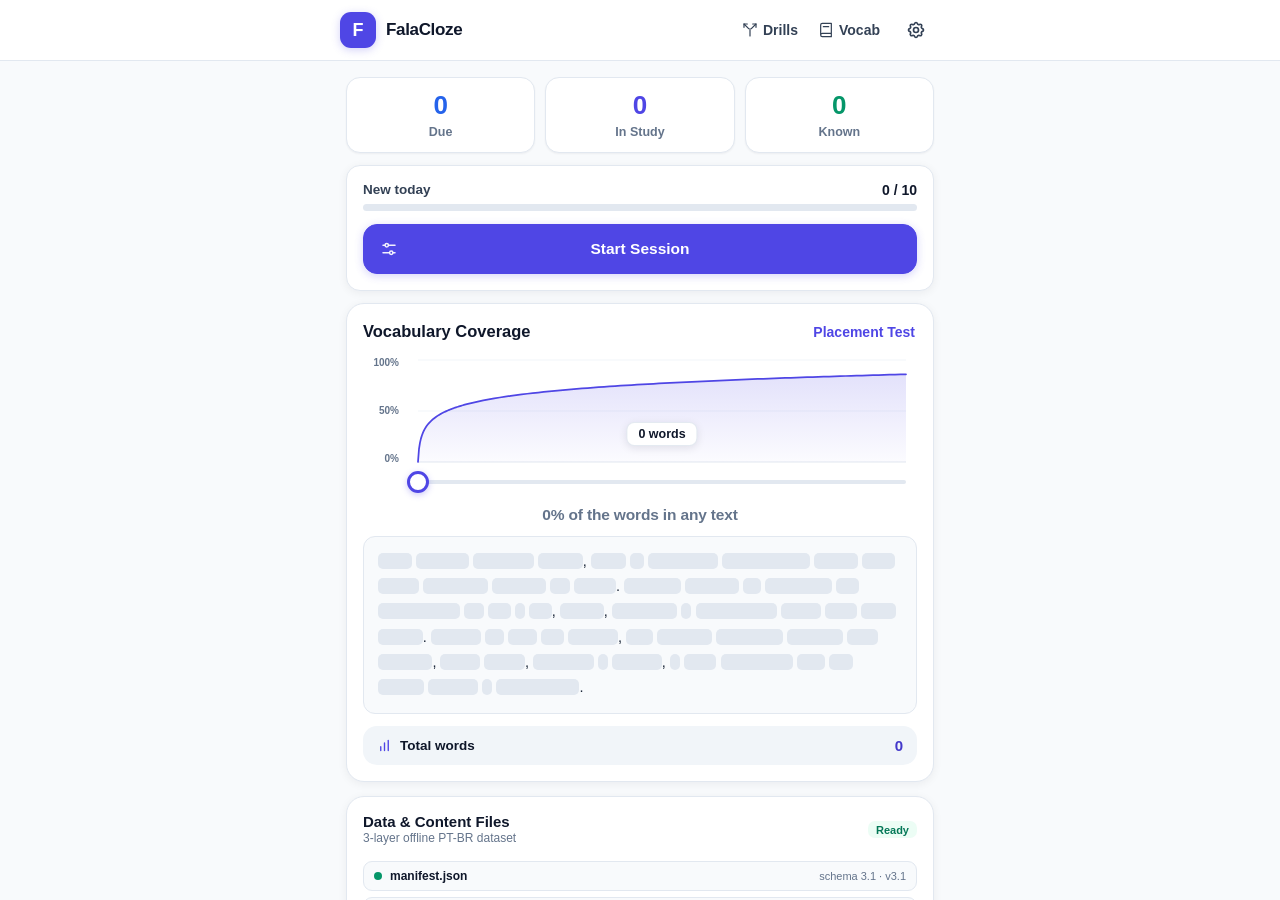
<file: index.html>
<!DOCTYPE html>
<html lang="en">
<head>
  <meta charset="UTF-8" />
  <meta name="viewport" content="width=device-width, initial-scale=1" />
  <meta http-equiv="refresh" content="0; url=./app/falacloze-v2.5.html" />
  <title>FalaCloze - Loading…</title>
  <script>location.replace('./app/falacloze-v2.5.html' + (location.search || '') + (location.hash || ''));</script>
</head>
<body>
  <p>Opening <a href="./app/falacloze-v2.5.html">FalaCloze</a>…</p>
</body>
</html>
</file>
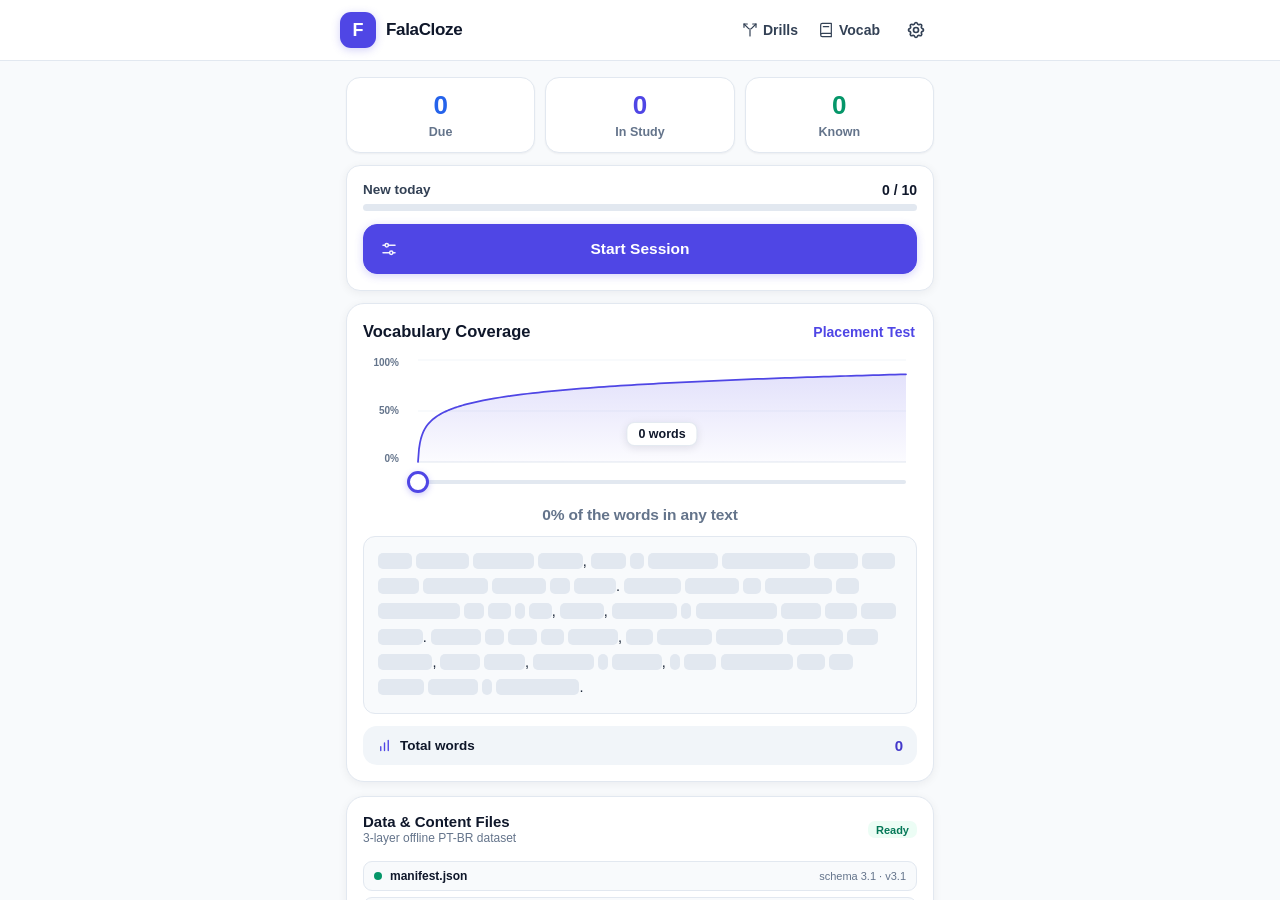
<file: app/falacloze-v2.5.html>
<!DOCTYPE html>
<html lang="en">
<head>
  <meta charset="UTF-8" />
  <!-- Single native Android keyboard viewport strategy: interactive-widget=resizes-content (no manual visualViewport hacks) -->
  <meta name="viewport" content="width=device-width, initial-scale=1, maximum-scale=1, viewport-fit=cover, interactive-widget=resizes-content" />
  <meta name="theme-color" content="#F8FAFC" />
  <meta name="apple-mobile-web-app-capable" content="yes" />
  <meta name="mobile-web-app-capable" content="yes" />
  <link rel="manifest" href="../manifest.webmanifest" />
  <title>FalaCloze v2.5 - Spoken PT-BR SRS</title>
  <link rel="stylesheet" href="./css/theme.css?v=09dd503b" />
  <link rel="stylesheet" href="./css/views.css?v=09dd503b" />
</head>
<body>
  <div id="app-shell">

    <!-- ==================== VIEW 1: HOME ==================== -->
    <section id="view-home" class="view">
      <header class="top-bar">
        <div class="brand">
          <div class="brand-logo">F</div>
          <div style="min-width:0;">
            <div class="brand-title">FalaCloze</div>
          </div>
        </div>
        <div class="bar-actions">
          <button id="btn-home-nav-drills" type="button" class="home-nav-link">
            <svg width="16" height="16" viewBox="0 0 24 24" fill="none" stroke="currentColor" stroke-width="1.8" stroke-linecap="round" stroke-linejoin="round" aria-hidden="true">
              <path d="M16 3h5v5" />
              <path d="M8 3H3v5" />
              <path d="M21 3l-7 7" />
              <path d="M3 3l7 7" />
              <path d="M12 10v11" />
            </svg>
            <span>Drills</span>
          </button>
          <button id="btn-home-nav-vocab" type="button" class="home-nav-link">
            <svg width="16" height="16" viewBox="0 0 24 24" fill="none" stroke="currentColor" stroke-width="1.8" stroke-linecap="round" stroke-linejoin="round" aria-hidden="true">
              <path d="M4 19.5v-15A2.5 2.5 0 0 1 6.5 2H20v20H6.5a2.5 2.5 0 0 1 0-5H20"/>
              <path d="M8 7h8"/>
            </svg>
            <span>Vocab</span>
          </button>
          <button id="btn-home-nav-settings" type="button" class="btn btn-ghost btn-tap48" aria-label="Settings" title="Settings">
            <svg width="20" height="20" fill="none" stroke="currentColor" stroke-width="2" viewBox="0 0 24 24">
              <path stroke-linecap="round" stroke-linejoin="round" d="M10.325 4.317c.426-1.756 2.924-1.756 3.35 0a1.724 1.724 0 002.573 1.066c1.543-.94 3.31.826 2.37 2.37a1.724 1.724 0 001.065 2.572c1.756.426 1.756 2.924 0 3.35a1.724 1.724 0 00-1.066 2.573c.94 1.543-.826 3.31-2.37 2.37a1.724 1.724 0 00-2.572 1.065c-.426 1.756-2.924 1.756-3.35 0a1.724 1.724 0 00-2.573-1.066c-1.543.94-3.31-.826-2.37-2.37a1.724 1.724 0 00-1.065-2.572c-1.756-.426-1.756-2.924 0-3.35a1.724 1.724 0 001.066-2.573c-.94-1.543.826-3.31 2.37-2.37.996.608 2.296.07 2.572-1.065z" />
              <circle cx="12" cy="12" r="3" />
            </svg>
          </button>
        </div>
      </header>

      <main class="scroll-pane">
        <div class="stack">

          <div id="home-checking-pill" class="hidden" style="text-align:center;">
            <span class="inline-check-pill">Checking hosted content packs...</span>
          </div>

          <!-- Paused Session Resume Card -->
          <div id="home-resume-card" class="card hidden stack" style="border-color: var(--primary-border); background: var(--primary-soft);">
            <div class="row-between">
              <div>
                <div style="font-size:15px; font-weight:700; color:var(--primary-dark);">Paused Session</div>
                <div id="home-resume-sub" class="muted-xs" style="color:#3730A3;">Continue where you left off.</div>
              </div>
              <button id="btn-discard-session" type="button" class="btn btn-neutral btn-sm">Discard</button>
            </div>
            <button id="btn-resume-session" type="button" class="btn btn-primary btn-lg">Resume Session</button>
          </div>

          <!-- Active Dashboard -->
          <div id="home-dashboard" class="stack hidden">
            <div class="stats-grid">
              <button id="home-cnt-due" type="button" class="stat-card">
                <div id="val-due" class="stat-num" style="color:var(--primary-blue);">0</div>
                <div class="stat-label">Due</div>
              </button>
              <button id="home-cnt-learning" type="button" class="stat-card stat-learning">
                <div id="val-learning" class="stat-num">0</div>
                <div class="stat-label">In Study</div>
              </button>
              <button id="home-cnt-mastered" type="button" class="stat-card stat-mastered">
                <div id="val-mastered" class="stat-num">0</div>
                <div class="stat-label">Known</div>
              </button>
            </div>

            <div class="card stack home-start-card">
              <div id="home-daily-goal-wrap" class="stack" style="gap:6px;">
                <div class="row-between">
                  <span id="home-due-line" style="font-size:13.5px; font-weight:600; color:var(--ink-soft);">New today</span>
                  <span id="home-daily-goal-rem" style="font-size:14px; font-weight:700; color:var(--ink);">0 / 10</span>
                </div>
                <div id="home-daily-goal-bar" class="daily-goal-track" role="progressbar" aria-valuemin="0" aria-valuemax="100" aria-valuenow="0">
                  <div id="home-daily-goal-fill" class="daily-goal-fill" style="width:0%;"></div>
                </div>
              </div>

              <div class="start-btn-wrap">
                <button id="btn-start-study" type="button" class="btn btn-primary btn-lg home-start-btn">
                  <span id="btn-start-label">Start Session</span>
                </button>
                <button id="btn-session-options" type="button" class="start-options-btn" aria-label="Session options" title="Session options">
                  <svg width="18" height="18" viewBox="0 0 24 24" fill="none" stroke="currentColor" stroke-width="2" stroke-linecap="round" stroke-linejoin="round" aria-hidden="true">
                    <line x1="4" y1="7" x2="20" y2="7" />
                    <circle cx="9" cy="7" r="2.2" fill="var(--primary)" />
                    <line x1="4" y1="17" x2="20" y2="17" />
                    <circle cx="15" cy="17" r="2.2" fill="var(--primary)" />
                  </svg>
                </button>
              </div>

            </div>

            <div id="home-drill-rec" class="home-drill-strip hidden">
              <div class="home-drill-left">
                <div class="home-drill-eyebrow">RECOMMENDED</div>
                <div id="home-drill-rec-text" class="home-drill-pair"></div>
              </div>
              <div class="home-drill-actions">
                <button id="btn-home-drill-rec-go" type="button" class="home-drill-go">Practice</button>
                <button id="btn-home-drill-rec-dismiss" type="button" class="home-drill-dismiss" aria-label="Dismiss recommendation">&times;</button>
              </div>
            </div>

            <!-- Interactive Vocabulary Coverage Curve Card -->
            <div id="home-coverage-card" class="card stack" style="gap:12px;">
              <div style="display:flex; justify-content:space-between; align-items:center; gap:8px;">
                <div style="font-size:16.5px; font-weight:700; color:var(--ink);">Vocabulary Coverage</div>
                <div style="display:inline-flex; align-items:center; gap:12px;">
                  <button id="btn-check-known" type="button" class="home-text-link hidden">Check Known (20)</button>
                  <button id="btn-open-placement" type="button" class="home-text-link">Placement Test</button>
                </div>
              </div>

              <div class="coverage-grid">
                <div class="cov-yaxis" aria-hidden="true">
                  <span>100%</span>
                  <span>50%</span>
                  <span>0%</span>
                </div>
                <div class="coverage-svg-wrap">
                  <svg id="home-coverage-svg" viewBox="0 0 300 110" preserveAspectRatio="none" style="width:100%; height:110px; display:block; overflow:visible;" aria-label="Zipfian vocabulary coverage curve">
                    <defs>
                      <linearGradient id="cov-full-grad" x1="0" y1="0" x2="0" y2="1">
                        <stop offset="0%" stop-color="#4F46E5" stop-opacity="0.16" />
                        <stop offset="100%" stop-color="#4F46E5" stop-opacity="0.02" />
                      </linearGradient>
                      <linearGradient id="cov-active-grad" x1="0" y1="0" x2="0" y2="1">
                        <stop offset="0%" stop-color="#4F46E5" stop-opacity="0.36" />
                        <stop offset="100%" stop-color="#4F46E5" stop-opacity="0.22" />
                      </linearGradient>
                      <clipPath id="cov-active-clip">
                        <rect id="cov-clip-rect" x="0" y="0" width="0" height="110" />
                      </clipPath>
                    </defs>
                    <line x1="0" y1="4" x2="300" y2="4" stroke="#F1F5F9" stroke-width="1" />
                    <line x1="0" y1="55" x2="300" y2="55" stroke="#F1F5F9" stroke-width="1" />
                    <line x1="0" y1="106" x2="300" y2="106" stroke="#E2E8F0" stroke-width="1" />
                    <path id="cov-area-full" d="" fill="url(#cov-full-grad)" />
                    <path id="cov-area-active" d="" fill="url(#cov-active-grad)" clip-path="url(#cov-active-clip)" />
                    <path id="cov-stroke-path" d="" fill="none" stroke="#4F46E5" stroke-width="1.75" stroke-linecap="round" stroke-linejoin="round" vector-effect="non-scaling-stroke" />
                  </svg>
                  <div id="coverage-words-pill" class="cov-words-pill">0 words</div>
                </div>
                <div aria-hidden="true"></div>
                <div class="coverage-slider-wrap">
                  <div class="coverage-track-line" aria-hidden="true"></div>
                  <input id="coverage-slider" class="cov-slider" type="range" min="0" max="100" step="1" value="0" aria-label="Explore vocabulary coverage from 0 to 5,000 words" />
                </div>
              </div>

              <div id="coverage-pct-heading" class="cov-heading">0% of the words in any text</div>

              <div id="coverage-preview-text" class="cov-preview-box" lang="pt-BR"></div>

              <button id="btn-coverage-snap-user" type="button" class="cov-anchor-pill">
                <span style="display:inline-flex; align-items:center; gap:8px;">
                  <svg class="icon-svg" width="16" height="16" viewBox="0 0 24 24" fill="none" stroke="#4F46E5" stroke-width="2.2" stroke-linecap="round" stroke-linejoin="round" aria-hidden="true"><line x1="6" y1="20" x2="6" y2="14"/><line x1="12" y1="20" x2="12" y2="8"/><line x1="18" y1="20" x2="18" y2="4"/></svg>
                  <span>Total words</span>
                  <span id="coverage-return-hint" class="muted-xs hidden" style="color:var(--primary); font-weight:600;">· Tap to return to your level</span>
                </span>
                <strong id="coverage-user-count" style="font-size:15px; color:var(--primary-dark);">0</strong>
              </button>
            </div>
          </div>

          <!-- Data & Content Files Checklist Card (Always Visible on Home) -->
          <div id="home-files-card" class="card stack">
            <div class="row-between">
              <div>
                <h2 style="margin:0; font-size:15px; font-weight:700;">Data &amp; Content Files</h2>
                <div id="home-files-sub" class="muted-xs">3-layer offline PT-BR dataset</div>
              </div>
              <span id="home-files-status" class="badge badge-rose">Missing Files</span>
            </div>

            <div id="home-file-checklist" class="file-checklist"></div>

            <div class="row-between" style="gap:8px;">
              <label class="btn btn-primary-soft btn-sm" style="flex:1; cursor:pointer; min-height:40px;">
                Import JSON Files
                <input id="input-import-files" type="file" accept=".json,application/json" multiple class="hidden" />
              </label>
              <label class="btn btn-neutral btn-sm" style="flex:1; cursor:pointer; min-height:40px;">
                Import Folder
                <input id="input-import-folder" type="file" webkitdirectory directory multiple class="hidden" />
              </label>
            </div>
            <button id="btn-reset-content" type="button" class="btn btn-ghost btn-sm" style="color:var(--muted);">Reset Imported Content</button>
          </div>

        </div>
      </main>
    </section>

    <!-- ==================== VIEW 2: STUDY / ROUND 1 / VERB DRILL / CHECK KNOWN ==================== -->
    <section id="view-session" class="view hidden">
      <header class="top-bar study-header">
        <button id="btn-prev-word" type="button" class="btn header-icon-btn" aria-label="Back to Home" title="Back to Home">
          <svg width="20" height="20" fill="none" stroke="currentColor" stroke-width="1.8" stroke-linecap="round" stroke-linejoin="round" viewBox="0 0 24 24" aria-hidden="true">
            <path d="M15 18l-6-6 6-6" />
          </svg>
        </button>

        <div class="study-header-center">
          <span id="session-title" class="study-phase-pill hidden"></span>
          <div class="study-prog-track">
            <div id="session-progress-fill" class="study-prog-fill"></div>
          </div>
          <span id="session-counter" class="study-counter">0/10</span>
        </div>

        <div class="study-header-right">
          <button id="btn-session-sfx" type="button" class="btn header-icon-btn" aria-label="Sound effects on" title="Sound effects">
            <svg width="18" height="18" fill="none" stroke="currentColor" stroke-width="1.8" stroke-linecap="round" stroke-linejoin="round" viewBox="0 0 24 24" aria-hidden="true">
              <path d="M9 18V5l12-2v13" />
              <circle cx="6" cy="18" r="3" />
              <circle cx="18" cy="16" r="3" />
              <line id="sfx-mute-slash" class="hidden" x1="3" y1="3" x2="21" y2="21" />
            </svg>
          </button>
          <button id="btn-session-settings" type="button" class="btn header-icon-btn" aria-label="Settings" title="Settings">
            <svg width="19" height="19" fill="none" stroke="currentColor" stroke-width="1.8" stroke-linecap="round" stroke-linejoin="round" viewBox="0 0 24 24" aria-hidden="true">
              <path d="M10.325 4.317c.426-1.756 2.924-1.756 3.35 0a1.724 1.724 0 002.573 1.066c1.543-.94 3.31.826 2.37 2.37a1.724 1.724 0 001.065 2.572c1.756.426 1.756 2.924 0 3.35a1.724 1.724 0 00-1.066 2.573c.94 1.543-.826 3.31-2.37 2.37a1.724 1.724 0 00-2.572 1.065c-.426 1.756-2.924 1.756-3.35 0a1.724 1.724 0 00-2.573-1.066c-1.543.94-3.31-.826-2.37-2.37a1.724 1.724 0 00-1.065-2.572c-1.756-.426-1.756-2.924 0-3.35a1.724 1.724 0 001.066-2.573c-.94-1.543.826-3.31 2.37-2.37.996.608 2.296.07 2.572-1.065z" />
              <circle cx="12" cy="12" r="3" />
            </svg>
          </button>
          <button id="btn-session-menu" type="button" class="btn header-icon-btn" aria-label="Session Menu" title="Session Menu">
            <svg width="19" height="19" fill="none" stroke="currentColor" stroke-width="1.8" stroke-linecap="round" stroke-linejoin="round" viewBox="0 0 24 24" aria-hidden="true">
              <line x1="4" y1="6" x2="20" y2="6" />
              <line x1="4" y1="12" x2="20" y2="12" />
              <line x1="4" y1="18" x2="20" y2="18" />
            </svg>
          </button>
        </div>
      </header>

      <main class="train-body">
        <!-- 1. PT Cloze -> 2. Frameless EN Subtitle -> 3. Conditional Hint -> 4. Divider + Tags & Already know -->
        <div id="sc-card-box" class="cloze-card">
          <div id="sc-pt-box" class="cloze-sentence"></div>

          <div id="sc-en-row" class="en-translation-box">
            <p id="sc-en" class="en-inline"></p>
          </div>

          <div id="sc-hint" class="hint-row-gloss hidden"></div>

          <div id="sc-meta-row" class="sc-meta-footer">
            <div class="row-wrap" style="flex:1; min-width:0;">
              <span id="sc-pos" class="badge badge-pos-muted">Verb</span>
              <span id="sc-slot" class="badge hidden"></span>
              <span id="sc-gender" class="badge hidden"></span>
              <span id="sc-number" class="badge hidden"></span>
              <span id="sc-heteronym" class="badge badge-amber hidden">Heteronym</span>
              <span id="sc-leech" class="badge badge-rose hidden">Leech</span>
              <span id="sc-ff-badge" class="badge badge-amber hidden"></span>
            </div>
            <div style="display:flex; align-items:center; gap:6px; flex-shrink:0;">
              <button id="btn-report-sentence" type="button" class="btn-report-flag" aria-label="Report sentence" title="Report sentence">
                <svg width="14" height="14" viewBox="0 0 24 24" fill="none" stroke="currentColor" stroke-width="2" stroke-linecap="round" stroke-linejoin="round" aria-hidden="true">
                  <path d="M4 15s1-1 4-1 5 2 8 2 4-1 4-1V3s-1 1-4 1-5-2-8-2-4 1-4 1z" />
                  <line x1="4" y1="22" x2="4" y2="15" />
                </svg>
              </button>
              <button id="btn-known" type="button" class="btn btn-primary-soft btn-xs" style="flex-shrink:0;">Already know</button>
            </div>
          </div>
        </div>

        <!-- 4. Single Unified Feedback Banner -->
        <div class="feedback-region">
          <div id="sc-feedback-banner" class="feedback-banner hidden">
            <div class="fb-main-row">
              <div id="sc-feedback-msg" class="feedback-msg fb-left"></div>
              <div class="feedback-actions fb-actions">
                <button id="btn-override-wrong" type="button" class="btn btn-rose-soft btn-xs hidden">I was wrong</button>
              </div>
            </div>
            <div id="sc-feedback-sub" class="fb-sub hidden"></div>
          </div>
        </div>
      </main>

      <!-- Fixed Bottom Input Dock (Typing Mode) -->
      <div id="study-input-dock" class="bottom-dock">
        <div class="dock-utility">
          <div id="dock-audio-controls" class="row-wrap">
            <button id="btn-replay-audio" type="button" class="btn btn-primary-soft btn-xs"><svg class="icon-svg" viewBox="0 0 24 24" fill="none" stroke="currentColor" stroke-width="2" stroke-linecap="round" stroke-linejoin="round" aria-hidden="true"><polygon points="11 5 6 9 2 9 2 15 6 15 11 19 11 5"/><path d="M15.54 8.46a5 5 0 0 1 0 7.07"/><path d="M19.07 4.93a10 10 0 0 1 0 14.14"/></svg><span>Listen</span></button>
          </div>

        </div>

        <!-- 12-key PT-BR diacritic bar (toggleable via Settings -> Hide diacritics bar) -->
        <div id="diacritic-bar" class="diacritic-bar">
          <button type="button" class="diac-key" data-ch="á">á</button>
          <button type="button" class="diac-key" data-ch="à">à</button>
          <button type="button" class="diac-key" data-ch="â">â</button>
          <button type="button" class="diac-key" data-ch="ã">ã</button>
          <button type="button" class="diac-key" data-ch="é">é</button>
          <button type="button" class="diac-key" data-ch="ê">ê</button>
          <button type="button" class="diac-key" data-ch="í">í</button>
          <button type="button" class="diac-key" data-ch="ó">ó</button>
          <button type="button" class="diac-key" data-ch="ô">ô</button>
          <button type="button" class="diac-key" data-ch="õ">õ</button>
          <button type="button" class="diac-key" data-ch="ú">ú</button>
          <button type="button" class="diac-key" data-ch="ç">ç</button>
        </div>

        <div class="input-row">
          <!-- ONE persistent input element: NEVER disabled, blurred, hidden, or recreated between cards -->
          <input id="answer-input" type="search" name="fc_pt_input_nofill" lang="pt-BR" inputmode="text" class="text-input"
            placeholder="Type missing PT-BR word..."
            autocomplete="off" autocorrect="off" autocapitalize="off" spellcheck="false"
            aria-autocomplete="none" data-lpignore="true" data-1p-ignore="true" data-form-type="other"
            enterkeyhint="done" />
          <button id="btn-hint" type="button" class="hint-bulb-btn" aria-label="Reveal next letter" title="Reveal next letter"><svg class="icon-svg" style="width:17px;height:17px;" viewBox="0 0 24 24" fill="none" stroke="currentColor" stroke-width="2" stroke-linecap="round" stroke-linejoin="round" aria-hidden="true"><path d="M9 18h6"/><path d="M10 22h4"/><path d="M12 2a7 7 0 0 0-4 12.7V17h8v-2.3A7 7 0 0 0 12 2z"/></svg></button>
          <button id="btn-primary-action" type="button" class="btn btn-primary-soft" style="min-width:106px; height:44px;">Don't know</button>
        </div>
      </div>

      <!-- Fixed Bottom Dock (Walk Mode) -->
      <div id="controls-walk" class="bottom-dock hidden">
        <button id="btn-walk-reveal" type="button" class="btn btn-primary btn-lg">Tap to Reveal Answer</button>
        <div id="walk-grade-row" class="hidden" style="display:grid; grid-template-columns:1fr 1fr; gap:10px;">
          <button id="btn-walk-again" type="button" class="btn btn-rose-soft btn-lg">Again</button>
          <button id="btn-walk-good" type="button" class="btn btn-emerald btn-lg">Good</button>
        </div>
        <div class="row-between">
          <div id="walk-audio-controls" class="row-wrap">
            <button id="btn-walk-audio" type="button" class="btn btn-primary-soft btn-xs"><svg class="icon-svg" viewBox="0 0 24 24" fill="none" stroke="currentColor" stroke-width="2" stroke-linecap="round" stroke-linejoin="round" aria-hidden="true"><polygon points="11 5 6 9 2 9 2 15 6 15 11 19 11 5"/><path d="M15.54 8.46a5 5 0 0 1 0 7.07"/><path d="M19.07 4.93a10 10 0 0 1 0 14.14"/></svg><span>Listen</span></button>
          </div>
          <button id="btn-walk-undo" type="button" class="btn btn-neutral btn-xs" disabled>Undo</button>
        </div>
      </div>
    </section>

    <!-- ==================== VIEW 3: FINALE (ROUND 2A BLIND AUDIO / ROUND 2B RECALL TILES / RICH SUMMARY) ==================== -->
    <section id="view-finale" class="view hidden">
      <header class="top-bar finale-header-grid">
        <button id="btn-finale-back" type="button" class="btn header-icon-btn" aria-label="Back">
          <svg width="20" height="20" fill="none" stroke="currentColor" stroke-width="1.8" stroke-linecap="round" stroke-linejoin="round" viewBox="0 0 24 24">
            <path d="M15 18l-6-6 6-6" />
          </svg>
        </button>
        <div style="text-align:center; justify-self:center; min-width:0;">
          <div id="finale-title" style="font-size:14px; font-weight:700;">Round 2 · Blind Audio</div>
          <div id="finale-sub" class="muted-xs" style="font-size:11px;">Unlogged ear check</div>
        </div>
        <div style="display:flex; justify-content:flex-end; align-items:center;">
          <button id="btn-finale-skip" type="button" class="btn btn-primary-soft btn-xs" style="min-height:32px; padding:0 8px;">Skip</button>
          <button id="btn-recall-skip" type="button" class="btn-recall-skip hidden">Skip</button>
          <button id="btn-summary-history" type="button" class="btn header-icon-btn hidden" aria-label="Session sentence history" title="Session sentence history">
            <svg width="19" height="19" fill="none" stroke="currentColor" stroke-width="1.8" stroke-linecap="round" stroke-linejoin="round" viewBox="0 0 24 24" aria-hidden="true">
              <circle cx="12" cy="12" r="9" />
              <polyline points="12 7 12 12 15 14" />
            </svg>
          </button>
        </div>
      </header>

      <main id="finale-scroll-pane" class="scroll-pane">
        <!-- Round 2A: Blind Audio Panel (WORDS ONLY on auto-play & option tap) -->
        <div id="panel-blind" class="card stack hidden">
          <div class="row-between">
            <span id="blind-badge" class="badge badge-primary">Blind Audio · 1/5</span>
            <span id="blind-phase-pill" class="badge badge-amber hidden">Retry Misses</span>
          </div>
          <div class="blind-play-row">
            <button id="btn-blind-play" type="button" class="blind-play-btn" aria-label="Play target word">
              <svg width="28" height="28" fill="none" stroke="currentColor" stroke-width="2" viewBox="0 0 24 24">
                <path stroke-linecap="round" stroke-linejoin="round" d="M15.536 8.464a5 5 0 010 7.072m2.828-9.9a9 9 0 010 12.728M5.586 15H4a1 1 0 01-1-1v-4a1 1 0 011-1h1.586l4.707-4.707C10.923 3.663 12 4.109 12 5v14c0 .891-1.077 1.337-1.707.707L5.586 15z" />
              </svg>
            </button>
          </div>
          <div id="blind-options" class="blind-grid"></div>
          <div id="blind-reveal-box" class="hidden" style="padding:11px; border-radius:12px; background:var(--bg); border:1px solid var(--border); display:flex; flex-direction:column; gap:6px;">
            <div id="blind-pt-full" style="font-size:16px; font-weight:600; line-height:1.42;"></div>
            <div id="blind-en-full" class="muted-xs"></div>
              <div id="blind-note-box" class="wd-ex-note hidden"></div>
            <div class="row-wrap" style="padding-top:2px;">
              <button id="btn-blind-sent-play" type="button" class="btn btn-primary-soft btn-xs"><svg class="icon-svg" viewBox="0 0 24 24" fill="none" stroke="currentColor" stroke-width="2" stroke-linecap="round" stroke-linejoin="round" aria-hidden="true"><polygon points="11 5 6 9 2 9 2 15 6 15 11 19 11 5"/><path d="M15.54 8.46a5 5 0 0 1 0 7.07"/><path d="M19.07 4.93a10 10 0 0 1 0 14.14"/></svg><span>Sentence</span></button>
            </div>
          </div>
          <button id="btn-blind-next" type="button" class="btn btn-primary btn-lg" disabled>Next Audio</button>
        </div>

        <!-- Round 2B: Full-Session Recall Tiles Board (Scrollable grid ABOVE pinned bottom input dock) -->
        <div id="panel-recall" class="finale-recall-pane hidden">
          <div id="recall-scroll-area" class="recall-scroll-area">
            <div id="recall-complete-banner" class="notice notice-emerald hidden" style="text-align:center; font-weight:700;">All words recalled!</div>
            <div class="row-between" style="padding:2px 2px 4px;">
              <span id="recall-progress-badge" class="badge badge-emerald">0 / 10 recalled</span>
              <span class="muted-xs">Tap tile for letter hint</span>
            </div>
            <div id="recall-grid" class="recall-grid"></div>
          </div>
          <div id="recall-input-dock" class="bottom-dock">
            <div id="recall-diacritic-bar" class="diacritic-bar">
              <button type="button" class="diac-key" data-ch="á">á</button>
              <button type="button" class="diac-key" data-ch="à">à</button>
              <button type="button" class="diac-key" data-ch="â">â</button>
              <button type="button" class="diac-key" data-ch="ã">ã</button>
              <button type="button" class="diac-key" data-ch="é">é</button>
              <button type="button" class="diac-key" data-ch="ê">ê</button>
              <button type="button" class="diac-key" data-ch="í">í</button>
              <button type="button" class="diac-key" data-ch="ó">ó</button>
              <button type="button" class="diac-key" data-ch="ô">ô</button>
              <button type="button" class="diac-key" data-ch="õ">õ</button>
              <button type="button" class="diac-key" data-ch="ú">ú</button>
              <button type="button" class="diac-key" data-ch="ç">ç</button>
            </div>
            <div class="input-row">
              <input id="recall-input" type="search" name="fc_pt_input_nofill" lang="pt-BR" inputmode="text" class="text-input"
                placeholder="Type any word above..."
                autocomplete="off" autocorrect="off" autocapitalize="off" spellcheck="false"
                aria-autocomplete="none" data-lpignore="true" data-1p-ignore="true" data-form-type="other"
                enterkeyhint="go" />
              <button id="btn-recall-submit" type="button" class="btn btn-primary" style="height:44px;">Check</button>
              <button id="btn-recall-done" type="button" class="btn btn-emerald hidden" style="height:44px; width:100%;">Continue to Summary</button>
            </div>
          </div>
        </div>

        <!-- Rich Session Complete Summary -->
        <div id="panel-done" class="card stack hidden" style="text-align:center; padding-top:18px;">
          <div id="done-check-circle" style="width:44px; height:44px; border-radius:999px; background:var(--emerald-soft); color:var(--emerald); font-size:22px; font-weight:800; margin:0 auto; display:flex; align-items:center; justify-content:center;">✓</div>
          <div>
            <h2 id="done-heading" style="margin:0; font-size:20px;">Session Complete!</h2>
            <p id="done-sub" class="muted-xs" style="margin:4px 0 0;">Consistent recall builds effortless speech.</p>
          </div>
          <div class="stats-grid" style="grid-template-columns: repeat(4, 1fr);">
            <div class="stat-card" style="pointer-events:none; padding:10px 4px;">
              <div id="done-reviewed" class="stat-num" style="font-size:20px;">0</div>
              <div class="stat-label">Reviewed</div>
            </div>
            <div class="stat-card" style="pointer-events:none; padding:10px 4px;">
              <div id="done-new" class="stat-num" style="font-size:20px; color:var(--primary);">0</div>
              <div class="stat-label">New words</div>
            </div>
            <div class="stat-card stat-mastered" style="pointer-events:none; padding:10px 4px;">
              <div id="done-clean" class="stat-num" style="font-size:20px;">0</div>
              <div class="stat-label">Clean</div>
            </div>
            <div class="stat-card" style="pointer-events:none; padding:10px 4px;">
              <div id="done-tricky" class="stat-num" style="font-size:20px; color:var(--amber);">0</div>
              <div class="stat-label">Tricky</div>
            </div>
          </div>

          <div id="done-tricky-section" class="hidden stack" style="text-align:left; gap:8px;">
            <div id="done-tricky-title" class="sum-sec-head"><span class="sum-dot" style="background:#EF4444;"></span><span>TRICKY WORDS</span></div>
            <div id="done-tricky-cards" class="stack" style="gap:8px;"></div>
          </div>

          <div id="done-clean-section" class="hidden stack" style="text-align:left; gap:8px;">
            <div id="done-clean-title" class="sum-sec-head"><span class="sum-dot" style="background:#10B981;"></span><span>REVIEWED CLEANLY</span></div>
            <div id="done-clean-cards" class="stack" style="gap:8px;"></div>
          </div>

          <div id="done-drill-rec" class="drill-rec-card hidden">
            <div class="row-between" style="gap:8px; align-items:flex-start;">
              <div id="done-drill-rec-text" class="drill-rec-text"></div>
              <button id="btn-done-drill-rec-dismiss" type="button" class="btn btn-ghost btn-xs" aria-label="Dismiss recommendation" style="padding:2px 6px; min-height:24px; font-size:16px;">×</button>
            </div>
            <div style="display:flex; justify-content:flex-end;">
              <button id="btn-done-drill-rec-go" type="button" class="btn btn-primary-soft btn-xs">Start 2-min drill</button>
            </div>
          </div>

          <button id="btn-done-next-session" type="button" class="btn btn-primary btn-lg hidden">Next session</button>
          <button id="btn-done-home" type="button" class="btn btn-primary-soft btn-lg">Back to Home</button>
        </div>
      </main>
    </section>

    <!-- ==================== VIEW 3B: DRILLS HUB (Confusable Pairs + Spelling & Typos) ==================== -->
    <section id="view-drills" class="view hidden">
      <header class="top-bar">
        <button id="btn-drills-back" type="button" class="btn btn-ghost btn-tap48" aria-label="Back">
          <svg width="20" height="20" fill="none" stroke="currentColor" stroke-width="2.2" viewBox="0 0 24 24">
            <path stroke-linecap="round" stroke-linejoin="round" d="M15 19l-7-7 7-7" />
          </svg>
        </button>
        <div style="font-size:16px; font-weight:700;">Drills &amp; Practice</div>
        <div style="width:48px;"></div>
      </header>

      <main class="scroll-pane">
        <div class="stack">
          <div class="card stack" style="gap:10px;">
            <div class="row-between">
              <div>
                <h3 class="section-title" style="margin:0;">Spelling &amp; Typos</h3>
                <div class="muted-xs">Auto-graduates after 2 clean typings in a row</div>
              </div>
              <span id="drills-typo-count" class="badge badge-primary">0 queued</span>
            </div>
            <div id="typo-mode-group" class="seg-group-2">
              <button type="button" class="seg-btn active" data-typo-mode="all">All typos (incl. diacritics)</button>
              <button type="button" class="seg-btn" data-typo-mode="real">Real typos only (no diacritics)</button>
            </div>
            <div id="drills-typo-preview" class="typo-preview-chips"></div>
            <button id="btn-start-typo-drill" type="button" class="btn btn-primary btn-sm">Start Spelling Drill</button>
          </div>

          <div class="card stack" style="gap:10px;">
            <div>
              <h3 class="section-title" style="margin:0;">Confusable Pairs</h3>
              <div class="muted-xs">Focused unlogged contrast drills unlocked by unit</div>
            </div>
            <div id="drills-confusable-list" class="stack" style="gap:12px;"></div>
          </div>
        </div>
      </main>
    </section>

    <!-- ==================== VIEW 4: VOCABULARY (Studied Default + Bulk Select) ==================== -->
    <section id="view-vocab" class="view hidden">
      <header class="top-bar">
        <button id="btn-vocab-back" type="button" class="btn btn-ghost btn-tap48" aria-label="Back">
          <svg width="20" height="20" fill="none" stroke="currentColor" stroke-width="2.2" viewBox="0 0 24 24">
            <path stroke-linecap="round" stroke-linejoin="round" d="M15 19l-7-7 7-7" />
          </svg>
        </button>
        <div style="font-size:16px; font-weight:700;">Vocabulary</div>
        <span id="vocab-count" class="badge" style="margin-right:6px;">0</span>
      </header>

      <div class="vocab-controls">
        <div class="vocab-search-row">
          <div class="vocab-search-wrap">
            <input id="vocab-search" type="text" lang="en" inputmode="search"
              placeholder="Search PT-BR, inflected forms, or English..."
              autocomplete="off" autocorrect="off" autocapitalize="off" spellcheck="false" />
            <button id="btn-vocab-clear" type="button" class="search-clear-btn hidden" aria-label="Clear search">×</button>
          </div>
          <button id="btn-toggle-bulk" type="button" class="btn btn-primary-soft" style="height:46px; padding:0 14px; flex:0 0 auto;">Select</button>
        </div>
        <div id="vocab-tabs" class="vocab-tabs">
          <button type="button" class="chip" data-bucket="studied">Studied</button>
          <button type="button" class="chip" data-bucket="due">Due</button>
          <button type="button" class="chip" data-bucket="learning">Learning</button>
          <button type="button" class="chip" data-bucket="review">Review</button>
          <button type="button" class="chip" data-bucket="known">Known</button>
          <button type="button" class="chip" data-bucket="assumed">Assumed</button>
          <button type="button" class="chip" data-bucket="suspended">Suspended</button>
          <button type="button" class="chip" data-bucket="to_learn">To Learn</button>
          <button type="button" class="chip" data-bucket="leeches">Leeches</button>
          <button type="button" class="chip" data-bucket="verbs">Verbs</button>
          <button type="button" class="chip" data-bucket="all">All</button>
        </div>
        <div id="vocab-filter-desc" class="vocab-filter-desc"></div>
      </div>

      <main id="vocab-list"></main>

      <!-- Sticky Bulk Action Bar -->
      <div id="vocab-bulk-bar" class="bulk-bar hidden">
        <div class="row-between">
          <span id="bulk-selected-count" style="font-size:13px; font-weight:700; color:var(--primary-dark);">0 selected</span>
          <div class="row-wrap">
            <button id="btn-bulk-select-all" type="button" class="btn btn-primary-soft btn-xs">Select All</button>
            <button id="btn-bulk-clear" type="button" class="btn btn-neutral btn-xs">Clear</button>
          </div>
        </div>
        <div id="bulk-confirm-row" class="notice notice-amber hidden row-between">
          <span id="bulk-confirm-msg">Apply to 50+ words?</span>
          <button id="btn-bulk-confirm-go" type="button" class="btn btn-primary btn-xs">Confirm</button>
        </div>
        <div class="row-between" style="gap:6px;">
          <button id="btn-bulk-known" type="button" class="btn btn-emerald btn-sm" style="flex:1;">Mark Known</button>
          <button id="btn-bulk-to-learn" type="button" class="btn btn-primary btn-sm" style="flex:1;">To Learn</button>
          <button id="btn-bulk-suspend" type="button" class="btn btn-slate-soft btn-sm" style="flex:1;">Suspend</button>
        </div>
      </div>
    </section>

    <!-- ==================== OVERLAY: SETTINGS ==================== -->
    <div id="overlay-settings" class="overlay-backdrop hidden" role="dialog" aria-modal="true" aria-label="Settings">
      <div class="overlay-sheet">
        <header class="top-bar">
          <button id="btn-settings-close" type="button" class="btn btn-ghost btn-tap48" aria-label="Close Settings">
            <svg width="20" height="20" fill="none" stroke="currentColor" stroke-width="2.2" viewBox="0 0 24 24">
              <path stroke-linecap="round" stroke-linejoin="round" d="M15 19l-7-7 7-7" />
            </svg>
          </button>
          <div style="font-size:16px; font-weight:700;">Settings &amp; Sync</div>
          <div style="width:48px;"></div>
        </header>

        <main class="scroll-pane">
          <div class="stack">

            <div class="card stack">
              <h3 class="section-title">Practice &amp; Validation</h3>

              <div class="setting-row">
                <div>
                  <div style="font-size:14px; font-weight:600;">Strict diacritics</div>
                  <div class="muted-xs">OFF: accepts all accent-folded matches (with warning on collisions). ON: 1 free retry, then counts as wrong.</div>
                </div>
                <button id="toggle-strict-diacritics" type="button" class="switch" role="switch" aria-checked="false">
                  <span class="switch-knob"></span>
                </button>
              </div>

              <div class="divider"></div>

              <div>
                <div style="font-size:14px; font-weight:600; margin-bottom:6px;">Attempts per card (progressive letter hints)</div>
                <div id="max-attempts-group" class="seg-group-2">
                  <button type="button" class="seg-btn" data-attempts="3">3 attempts</button>
                  <button type="button" class="seg-btn" data-attempts="unlimited">Unlimited (∞)</button>
                </div>
              </div>

              <div class="divider"></div>

              <div class="setting-row">
                <div>
                  <div style="font-size:14px; font-weight:600;">Hide diacritics bar during practice</div>
                  <div class="muted-xs">Use your keyboard's built-in accents to save screen space.</div>
                </div>
                <button id="toggle-hide-diacritics" type="button" class="switch" role="switch" aria-checked="false">
                  <span class="switch-knob"></span>
                </button>
              </div>
              <div class="setting-row">
                <div>
                  <div style="font-size:14px; font-weight:600;">Defer spoken contractions</div>
                  <div class="muted-xs">Introduce colloquial contractions like tá, pra, pro only after their full forms and core basics are solid.</div>
                </div>
                <button id="toggle-defer-colloquial" type="button" class="switch on" role="switch" aria-checked="true">
                  <span class="switch-knob"></span>
                </button>
              </div>

              <div class="setting-row">
                <div>
                  <div style="font-size:14px; font-weight:600;">Fix Mistakes round</div>
                  <div class="muted-xs">Re-practice missed cards at the end of the main round</div>
                </div>
                <button id="toggle-fix-round" type="button" class="switch on" role="switch" aria-checked="true">
                  <span class="switch-knob"></span>
                </button>
              </div>
              <div class="divider"></div>

              <div>
                <div style="font-size:14px; font-weight:600; margin-bottom:6px;">Round 2 Finale Mode (Unlogged)</div>
                <div id="finale-mode-group" class="seg-group-2">
                  <button type="button" class="seg-btn" data-finale="blind">✓ Blind Audio</button>
                  <button type="button" class="seg-btn" data-finale="recall">✓ Recall Tiles</button>
                </div>
                <div class="muted-xs" style="margin-top:6px;">Select one, both, or none to skip Round 2.</div>
              </div>
              <button id="btn-standalone-blind" type="button" class="btn btn-primary-soft btn-sm">Standalone Blind Audio (Unlogged)</button>
            </div>

            <div class="card stack">
              <h3 class="section-title">PT-BR Audio &amp; Voices</h3>
              <div class="setting-row">
                <div>
                  <div style="font-size:14px; font-weight:600;">Sound effects (chimes)</div>
                  <div class="muted-xs">Subtle chime on correct answers and session completion</div>
                </div>
                <button id="toggle-sound-effects" type="button" class="switch on" role="switch" aria-checked="true">
                  <span class="switch-knob"></span>
                </button>
              </div>
              <div class="setting-row">
                <span style="font-size:14px; font-weight:600;">Auto-play after answer</span>
                <button id="toggle-autoplay" type="button" class="switch" role="switch" aria-checked="true">
                  <span class="switch-knob"></span>
                </button>
              </div>
              <div class="setting-row">
                <div>
                  <div style="font-size:14px; font-weight:600;">Rotate selected voices</div>
                  <div class="muted-xs">Switch voice per new card (keeps same voice on replay)</div>
                </div>
                <button id="toggle-rotate-voices" type="button" class="switch" role="switch" aria-checked="true">
                  <span class="switch-knob"></span>
                </button>
              </div>
              <div class="setting-row">
                <div>
                  <div style="font-size:14px; font-weight:600;">Subtle pitch variation (0.92-1.08)</div>
                  <div class="muted-xs">Slightly varies voice pitch per card to avoid monotonous playback.</div>
                </div>
                <button id="toggle-vary-pitch" type="button" class="switch on" role="switch" aria-checked="true">
                  <span class="switch-knob"></span>
                </button>
              </div>
              <div id="pitch-range-wrap">
                <div class="muted-xs" style="font-weight:600; margin-bottom:5px;">Pitch Range</div>
                <div id="pitch-range-group" class="seg-group-2">
                  <button type="button" class="seg-btn active" data-pitch-range="subtle">Subtle (0.92-1.08)</button>
                  <button type="button" class="seg-btn" data-pitch-range="wide">Wide (0.85-1.15)</button>
                </div>
              </div>
              <div id="tts-missing-note" class="notice notice-amber hidden">
                No pt-BR voice detected. Install Google Speech Services Portuguese (Brazil) voice data in Android TTS settings.
              </div>
              <div id="settings-voices-list" class="stack" style="gap:7px;"></div>
            </div>

            <div class="card stack">
              <h3 class="section-title">FSRS-6 &amp; Progressive Tenses</h3>
              <div class="setting-row">
                <div>
                  <div style="font-size:14px; font-weight:600;">New Lemmas / Day</div>
                  <div class="muted-xs">3:00 AM local day rollover</div>
                </div>
                <input id="set-new-lemmas" type="number" min="1" max="100" class="num-input" />
              </div>
              <div class="setting-row">
                <span style="font-size:14px; font-weight:600;">Desired Retention</span>
                <span id="set-retention-val" class="badge badge-primary">0.85</span>
              </div>
              <input id="set-retention" type="range" min="0.80" max="0.92" step="0.01" value="0.85" style="width:100%; accent-color:var(--primary); touch-action:pan-y;" />
              <div class="divider"></div>
              <div id="settings-tenses" class="stack" style="gap:9px;"></div>
            </div>

            <div class="card stack">
              <h3 class="section-title">Backup &amp; Progress Sync</h3>
              <div id="settings-packs-info" class="muted-xs">No packs loaded.</div>
              <div class="row-between" style="gap:8px;">
                <button id="btn-export-progress" type="button" class="btn btn-primary-soft" style="flex:1;">Export Progress</button>
                <label class="btn btn-emerald-soft" style="flex:1; cursor:pointer;">
                  Import / Merge
                  <input id="input-merge-progress" type="file" accept=".json,application/json,text/plain" class="hidden" />
                </label>
              </div>
              <button id="btn-open-paste-backup" type="button" class="btn btn-surface btn-sm" style="width:100%;">Paste Backup JSON</button>
              <div class="divider"></div>
              <div class="row-between">
                <div>
                  <div style="font-size:14px; font-weight:600;">Flagged Sentence Reports</div>
                  <div class="muted-xs">Export flagged items for batch repo fixes</div>
                </div>
                <span id="settings-reports-count" class="badge badge-slate">0 pending</span>
              </div>
              <div class="row-between" style="gap:8px;">
                <button id="btn-copy-reports" type="button" class="btn btn-primary-soft btn-sm" style="flex:1;">Copy JSON</button>
                <button id="btn-export-reports" type="button" class="btn btn-neutral btn-sm" style="flex:1;">Export</button>
                <button id="btn-clear-reports" type="button" class="btn btn-rose-soft btn-sm">Clear</button>
              </div>
              <div class="divider"></div>
              <button id="btn-refresh-ui" type="button" class="btn btn-neutral btn-sm">Check for Update / Refresh UI</button>
              <button id="btn-reset-progress" type="button" class="btn btn-rose-soft btn-sm">Reset Study Progress</button>
            </div>

            <div id="settings-app-version" class="settings-version-footer">FalaCloze v2.5</div>

          </div>
        </main>
      </div>
    </div>

    <!-- ==================== BOTTOM SHEET: SESSION MENU ==================== -->
    <div id="sheet-session-menu" class="bottom-sheet-backdrop hidden" role="dialog" aria-modal="true" aria-label="Session Menu">
      <div class="bottom-sheet">
        <div class="sheet-handle"></div>
        <div style="font-size:15px; font-weight:700; margin-bottom:2px;">Session Menu</div>
        <button id="btn-sheet-details" type="button" class="sheet-btn"><span>Word Details &amp; Conjugation</span></button>
        <button id="btn-sheet-suspend" type="button" class="sheet-btn"><span>Suspend Word &amp; Skip</span><span>Skip</span></button>
        <button id="btn-sheet-finish" type="button" class="sheet-btn hidden"><span>Finish Session Early</span><span>Wrap-Up</span></button>
        <button id="btn-sheet-exit" type="button" class="sheet-btn danger"><span>Pause &amp; Exit to Home</span><span>Save</span></button>
      </div>
    </div>

    <!-- ==================== BOTTOM SHEET: SESSION OPTIONS ==================== -->
    <div id="sheet-session-options" class="bottom-sheet-backdrop" role="dialog" aria-modal="true" aria-label="Session options" aria-hidden="true">
      <div class="bottom-sheet session-options-sheet">
        <div id="session-options-drag-zone" class="session-options-drag-zone">
          <div class="sheet-handle"></div>
          <div class="row-between" style="align-items:center;">
            <div style="display:flex; align-items:baseline; gap:8px;">
              <div style="font-size:16px; font-weight:700; color:var(--ink);">Session options</div>
              <span id="sheet-session-est" class="sheet-session-est">~10 min</span>
            </div>
            <button id="btn-session-options-done" type="button" class="home-text-link" style="font-size:15px;">Done</button>
          </div>
        </div>
        <div class="session-options-grid">
          <span class="home-row-label">Session</span>
          <div id="home-len-chips" class="seg-track">
            <span id="home-len-thumb" class="seg-thumb" aria-hidden="true"></span>
            <button type="button" class="chip home-len-chip" data-len="10">10</button>
            <button type="button" class="chip home-len-chip" data-len="20">20</button>
            <button type="button" class="chip home-len-chip" data-len="30">30</button>
          </div>
          <span class="home-row-label">After</span>
          <div id="home-post-toggles" class="after-track">
            <span id="after-pill-0" class="after-pill" aria-hidden="true"></span>
            <span id="after-pill-1" class="after-pill" aria-hidden="true"></span>
            <button type="button" class="post-toggle-chip active" data-post-mode="fix" aria-pressed="true">Fix</button>
            <button type="button" class="post-toggle-chip active" data-post-mode="recall" aria-pressed="true">Recall</button>
            <button type="button" class="post-toggle-chip active" data-post-mode="blind" aria-pressed="true">Audio</button>
          </div>
        </div>
        <div class="divider"></div>
        <div class="setting-row">
          <div>
            <div style="font-size:14.5px; font-weight:600;">Walk Mode</div>
            <div style="font-size:12.5px; color:var(--muted); line-height:1.4;">No typing · tap to reveal</div>
          </div>
          <button id="toggle-walk" type="button" class="switch" role="switch" aria-checked="false" aria-label="Toggle Walk Mode">
            <span class="switch-knob"></span>
          </button>
        </div>
      </div>
    </div>

    <!-- ==================== MODAL: WORD DETAILS & CONJUGATION ==================== -->
    <div id="modal-word-details" class="modal-center hidden" role="dialog" aria-modal="true" aria-label="Word Details">
      <div class="modal-box">
        <header class="top-bar" style="min-height:50px;">
          <div id="wd-title" style="font-size:15px; font-weight:700; padding-left:6px; white-space:nowrap; overflow:hidden; text-overflow:ellipsis;">Word Details</div>
          <button id="btn-wd-close" type="button" class="btn btn-ghost btn-tap48" aria-label="Close" style="font-size:20px;">×</button>
        </header>
        <div id="wd-body" class="scroll-pane" style="padding:14px;"></div>
      </div>
    </div>

    <!-- ==================== MODAL: PLACEMENT TEST ==================== -->
    <div id="modal-placement" class="modal-center hidden" role="dialog" aria-modal="true" aria-label="Placement Test">
      <div class="modal-box" style="display:flex; flex-direction:column; max-height:90dvh;">
        <header class="top-bar" style="min-height:50px;">
          <button id="btn-placement-close" type="button" class="btn btn-ghost btn-tap48" aria-label="Close">
            <svg width="20" height="20" fill="none" stroke="currentColor" stroke-width="2.2" viewBox="0 0 24 24" aria-hidden="true">
              <path stroke-linecap="round" stroke-linejoin="round" d="M15 19l-7-7 7-7" />
            </svg>
          </button>
          <div style="font-size:14px; font-weight:700; color:var(--ink);">Placement Test</div>
          <button id="btn-placement-skip" type="button" class="btn btn-ghost btn-sm" style="font-weight:600; color:var(--muted);">Skip</button>
        </header>
        <div class="scroll-pane" style="padding:14px 16px; flex:1; overflow-y:auto;">
          <div class="stack" style="gap:12px;">
            <div>
              <h2 style="margin:0; font-size:20px; font-weight:800; color:var(--ink); letter-spacing:-0.02em;">Choose the words you know</h2>
              <div class="muted-xs" style="margin-top:4px; font-size:13px;">This is used to personalize your level.</div>
            </div>

            <div class="stack" style="gap:8px;">
              <div class="row-between">
                <span id="placement-selected-count" class="muted-xs" style="font-weight:700; color:var(--primary-dark);">0 / 28 selected</span>
                <button id="btn-placement-more10" type="button" class="btn btn-primary-soft btn-xs">+10 words</button>
              </div>
              <div id="placement-diag-list">
                <div id="placement-words-grid" class="placement-pill-cloud"></div>
              </div>
              <div id="placement-estimate-box" class="notice notice-primary" style="font-size:12px;">Tap the words you know to estimate your conservative lower-95% CI placement level.</div>
            </div>

            <div class="card stack" style="padding:12px; gap:7px; background:var(--bg);">
              <div class="section-title" style="margin:0;">Verb tenses you already use</div>
              <div id="placement-tenses" class="stack" style="gap:6px;"></div>
            </div>

            <details style="font-size:12px; color:var(--muted);">
              <summary style="cursor:pointer; font-weight:600;">Manual starting unit override</summary>
              <div style="padding-top:8px;">
                <select id="placement-unit-select" class="text-input" style="width:100%;">
                  <option value="0">Use diagnostic estimate above</option>
                  <option value="1">Unit 1 - Complete Beginner (0 assumed)</option>
                  <option value="2">Unit 2 - Know top 100 words (100 assumed)</option>
                  <option value="3">Unit 3 - Know top 200 words (200 assumed)</option>
                  <option value="4">Unit 4 - Know top 300 words (300 assumed)</option>
                </select>
              </div>
            </details>
          </div>
        </div>
        <div class="placement-sticky-footer">
          <button id="btn-apply-placement" type="button" class="btn btn-primary btn-lg">Continue</button>
        </div>
      </div>
    </div>

    <!-- ==================== MODAL: DAILY GOAL / LOW WORKLOAD ==================== -->
    <div id="modal-daily-limit" class="modal-center hidden" role="dialog" aria-modal="true" aria-label="Daily Goal Reached">
      <div class="modal-box" style="max-width:380px;">
        <header class="top-bar" style="min-height:48px;">
          <div id="dl-title" style="font-size:15px; font-weight:700; padding-left:6px;">Daily Goal Reached!</div>
          <button id="btn-dl-close" type="button" class="btn btn-ghost btn-tap48" aria-label="Close" style="font-size:20px;">×</button>
        </header>
        <div class="scroll-pane" style="padding:16px;">
          <div class="stack">
            <p id="dl-message" style="margin:0; font-size:14px; color:var(--ink-soft); line-height:1.45;">
              You've completed today's goal of 10 new words and have no reviews due right now.
            </p>
            <div class="row-between" style="gap:8px; padding-top:4px;">
              <button id="btn-dl-not-now" type="button" class="btn btn-neutral" style="flex:1;">Not Now</button>
              <button id="btn-dl-add-10" type="button" class="btn btn-primary" style="flex:1.4;">Add +10 New Words</button>
            </div>
          </div>
        </div>
      </div>
    </div>


    <!-- ==================== OVERLAY: CONFUSABLE-PAIR MINI-DRILL ==================== -->
    <section id="view-cluster-drill" class="cd-overlay hidden" role="dialog" aria-modal="true" aria-label="Confusable Pair Mini-Drill">
      <header class="top-bar study-header">
        <button id="btn-cd-back" type="button" class="btn header-icon-btn" aria-label="Return to Practice" title="Return to Practice">
          <svg width="20" height="20" fill="none" stroke="currentColor" stroke-width="1.8" stroke-linecap="round" stroke-linejoin="round" viewBox="0 0 24 24" aria-hidden="true">
            <path d="M15 18l-6-6 6-6" />
          </svg>
        </button>
        <div class="study-header-center">
          <span id="cd-title" class="study-phase-pill">bom vs bem</span>
          <div class="study-prog-track"><div id="cd-progress-fill" class="study-prog-fill"></div></div>
          <span id="cd-counter" class="study-counter">1/6</span>
        </div>
        <div style="width:38px; flex-shrink:0;"></div>
      </header>

      <div class="cd-legend-wrap">
        <button id="btn-cluster-legend-toggle" type="button" class="btn btn-ghost btn-xs cd-legend-toggle" aria-expanded="false"></button>
        <div id="cd-legend" class="cd-legend-bar hidden"></div>
      </div>

      <main class="train-body">
        <div id="cd-card-box" class="cloze-card">
          <div id="cd-pt-box" class="cloze-sentence"></div>
          <div class="en-translation-box"><p id="cd-en" class="en-inline"></p></div>
          <div id="cd-hint" class="hint-row-gloss hidden"></div>
          <div class="sc-meta-footer">
            <div class="row-wrap" style="flex:1; min-width:0;">
              <span id="cd-pos" class="badge">Word</span>
              <span id="cd-gender" class="badge hidden"></span>
              <span id="cd-number" class="badge hidden"></span>
            </div>
            <span class="muted-xs" style="font-size:11px; font-weight:600;">Unlogged mini-drill</span>
          </div>
        </div>

        <div id="cd-feedback" class="feedback-banner hidden">
          <div class="fb-main-row"><div id="cd-feedback-msg" class="feedback-msg fb-left"></div></div>
          <div id="cd-feedback-sub" class="feedback-sub hidden"></div>
        </div>

        <div id="cd-done-panel" class="card stack hidden" style="text-align:center; padding:18px 14px; margin-top:10px;">
          <div style="font-size:18px; font-weight:800; color:var(--ink);">Mini-Drill Complete</div>
          <div id="cd-done-score" class="muted-xs" style="font-size:14px; font-weight:700; color:var(--primary-dark);">0 / 6 right</div>
          <div class="row-between" style="gap:8px; padding-top:6px;">
            <button id="btn-cd-again" type="button" class="btn btn-primary-soft" style="flex:1;">Drill Again</button>
            <button id="btn-cd-return" type="button" class="btn btn-primary" style="flex:1.2;">Return to Practice</button>
          </div>
        </div>
      </main>

      <div id="cd-input-dock" class="bottom-dock">
        <div class="dock-utility">
          <div class="row-wrap">
            <button id="btn-cd-audio" type="button" class="btn btn-primary-soft btn-xs">Listen</button>
          </div>
        </div>
        <div id="cd-diacritic-bar" class="diacritic-bar">
          <button type="button" class="diac-key" data-ch="á">á</button>
          <button type="button" class="diac-key" data-ch="à">à</button>
          <button type="button" class="diac-key" data-ch="â">â</button>
          <button type="button" class="diac-key" data-ch="ã">ã</button>
          <button type="button" class="diac-key" data-ch="é">é</button>
          <button type="button" class="diac-key" data-ch="ê">ê</button>
          <button type="button" class="diac-key" data-ch="í">í</button>
          <button type="button" class="diac-key" data-ch="ó">ó</button>
          <button type="button" class="diac-key" data-ch="ô">ô</button>
          <button type="button" class="diac-key" data-ch="õ">õ</button>
          <button type="button" class="diac-key" data-ch="ú">ú</button>
          <button type="button" class="diac-key" data-ch="ç">ç</button>
        </div>
        <div class="input-row">
          <input id="cd-input" type="search" name="fc_cd_input_nofill" lang="pt-BR" inputmode="text" class="text-input"
            placeholder="Type missing PT-BR word..."
            autocomplete="off" autocorrect="off" autocapitalize="off" spellcheck="false"
            aria-autocomplete="none" data-lpignore="true" data-1p-ignore="true" data-form-type="other"
            enterkeyhint="done" />
          <button id="btn-cd-submit" type="button" class="btn btn-primary" style="min-width:96px; height:44px;">Check</button>
        </div>
      </div>
    </section>

    <!-- ==================== MODAL: PAUSE PRACTICE CONFIRMATION ==================== -->
    <div id="modal-pause-session" class="modal-center hidden" role="dialog" aria-modal="true" aria-label="Pause Practice">
      <div class="modal-box" style="max-width:360px;">
        <header class="top-bar" style="min-height:48px;">
          <div style="font-size:15px; font-weight:700; padding-left:6px;">Pause Practice?</div>
          <button id="btn-pause-close" type="button" class="btn btn-ghost btn-tap48" aria-label="Close" style="font-size:20px;">×</button>
        </header>
        <div class="scroll-pane" style="padding:16px;">
          <div class="stack">
            <p style="margin:0; font-size:14px; color:var(--ink-soft); line-height:1.45;">
              Your progress is saved. You can resume right from this step later.
            </p>
            <div class="row-between" style="gap:8px; padding-top:4px;">
              <button id="btn-pause-exit" type="button" class="btn btn-neutral" style="flex:1;">Save &amp; Exit</button>
              <button id="btn-pause-keep" type="button" class="btn btn-primary" style="flex:1.2;">Keep Going</button>
            </div>
          </div>
        </div>
      </div>
    </div>

    <!-- ==================== MODAL: SESSION SENTENCE HISTORY ==================== -->
    <div id="modal-session-history" class="modal-center hidden" role="dialog" aria-modal="true" aria-label="Session Sentence History">
      <div class="modal-box" style="max-width:480px; max-height:84vh; display:flex; flex-direction:column;">
        <header class="top-bar" style="min-height:48px; flex-shrink:0;">
          <div style="display:flex; align-items:center; gap:8px; padding-left:6px;">
            <span style="font-size:15px; font-weight:700;">Session History</span>
            <span id="session-history-count" class="badge badge-primary">0</span>
          </div>
          <button id="btn-session-history-close" type="button" class="btn btn-ghost btn-tap48" aria-label="Close" style="font-size:20px;">×</button>
        </header>
        <div id="session-history-list" class="scroll-pane" style="padding:12px 14px; display:flex; flex-direction:column; gap:8px; overflow-y:auto; min-height:0;"></div>
      </div>
    </div>

    <!-- ==================== MODAL: PASTE BACKUP JSON ==================== -->
    <div id="modal-paste-backup" class="modal-center hidden" role="dialog" aria-modal="true" aria-label="Paste Backup JSON">
      <div class="modal-box" style="max-width:440px;">
        <header class="top-bar" style="min-height:48px;">
          <div style="font-size:15px; font-weight:700; padding-left:6px;">Paste Backup JSON</div>
          <button id="btn-paste-backup-close" type="button" class="btn btn-ghost btn-tap48" aria-label="Close" style="font-size:20px;">×</button>
        </header>
        <div class="scroll-pane" style="padding:16px;">
          <div class="stack">
            <p style="margin:0; font-size:13px; color:var(--ink-soft); line-height:1.45;">
              Paste the contents of an exported FalaCloze progress JSON file below to import and merge your study history.
            </p>
            <textarea id="input-paste-backup" rows="7" placeholder="Paste exported FalaCloze JSON here..." style="width:100%; padding:10px; border-radius:var(--radius-sm); border:1px solid var(--border-strong); background:var(--surface-alt); color:var(--ink); font-family:ui-monospace,SFMono-Regular,Menlo,monospace; font-size:12px; resize:vertical;"></textarea>
            <div class="row-between" style="gap:8px; padding-top:4px;">
              <button id="btn-paste-backup-cancel" type="button" class="btn btn-neutral" style="flex:1;">Cancel</button>
              <button id="btn-paste-backup-apply" type="button" class="btn btn-primary" style="flex:1.3;">Import Pasted JSON</button>
            </div>
          </div>
        </div>
      </div>
    </div>

    <!-- ==================== MODAL: REPORT SENTENCE ==================== -->
    <div id="modal-report-sentence" class="modal-center hidden" role="dialog" aria-modal="true" aria-label="Report Sentence">
      <div class="modal-box" style="max-width:420px;">
        <header class="top-bar" style="min-height:48px;">
          <div style="font-size:15px; font-weight:700; padding-left:6px;">Report Sentence</div>
          <button id="btn-report-close" type="button" class="btn btn-ghost btn-tap48" aria-label="Close" style="font-size:20px;">×</button>
        </header>
        <div class="scroll-pane" style="padding:14px 16px;">
          <div class="stack" style="gap:10px;">
            <div id="report-ex-preview" class="muted-xs" style="background:var(--bg); border:1px solid var(--border); border-radius:var(--radius-sm); padding:9px 11px; color:var(--ink); line-height:1.45;"></div>
            <div id="report-reasons-grid" class="report-reasons-grid">
              <button type="button" class="report-reason-chip active" data-reason="Wrong PT">Wrong PT</button>
              <button type="button" class="report-reason-chip" data-reason="Wrong EN">Wrong EN</button>
              <button type="button" class="report-reason-chip" data-reason="Accept my answer">Accept my answer</button>
              <button type="button" class="report-reason-chip" data-reason="Audio/TTS">Audio/TTS</button>
              <button type="button" class="report-reason-chip" data-reason="Other">Other</button>
            </div>
            <textarea id="report-note-input" rows="3" placeholder="Optional note (what should be changed?)..." style="width:100%; padding:9px 10px; border-radius:var(--radius-sm); border:1px solid var(--border-strong); background:var(--surface-alt); color:var(--ink); font-size:13px; resize:vertical;"></textarea>
            <div class="row-between" style="gap:8px; padding-top:2px;">
              <button id="btn-report-cancel" type="button" class="btn btn-neutral" style="flex:1;">Cancel</button>
              <button id="btn-report-submit" type="button" class="btn btn-primary" style="flex:1.3;">Save Report</button>
            </div>
          </div>
        </div>
      </div>
    </div>

    <!-- Global Toast -->
    <div id="toast" role="status" aria-live="polite">
      <span id="toast-msg"></span>
      <button id="toast-undo-btn" type="button" class="toast-undo-btn hidden">Undo</button>
    </div>
  </div>


  <script type="module" src="./js/main.js?v=09dd503b"></script>
</body>
</html>
</file>
<file: app/css/theme.css>
/* ========================================================================
   1. DESIGN TOKENS - Light Indigo/Blue Palette (#4F46E5 / #2563EB)
   ======================================================================== */
:root {
  --bg: #F8FAFC;
  --surface: #FFFFFF;
  --surface-alt: #F1F5F9;
  --border: #E2E8F0;
  --border-strong: #CBD5E1;
  --ink: #0F172A;
  --ink-soft: #334155;
  --muted: #64748B;
  --primary: #4F46E5;
  --primary-dark: #4338CA;
  --primary-blue: #2563EB;
  --primary-soft: #EEF2FF;
  --primary-border: #C7D2FE;
  --sky: #0284C7;
  --sky-soft: #E0F2FE;
  --sky-border: #BAE6FD;
  --slate: #475569;
  --slate-soft: #E2E8F0;
  --emerald: #059669;
  --emerald-dark: #047857;
  --emerald-soft: #ECFDF5;
  --emerald-border: #A7F3D0;
  --amber: #D97706;
  --amber-dark: #B45309;
  --amber-soft: #FFFBEB;
  --amber-border: #FDE68A;
  --rose: #DC2626;
  --rose-dark: #B91C1C;
  --rose-soft: #FEF2F2;
  --rose-border: #FECACA;
  --radius-sm: 10px;
  --radius-md: 14px;
  --radius-lg: 18px;
  --shadow-xs: 0 1px 2px rgba(15, 23, 42, 0.05);
  --shadow-sm: 0 2px 10px rgba(15, 23, 42, 0.06);
  --shadow-lg: 0 12px 32px rgba(15, 23, 42, 0.14);
  --font: -apple-system, BlinkMacSystemFont, "Inter", "Segoe UI", Roboto, Helvetica, Arial, sans-serif;
}

*, *::before, *::after { box-sizing: border-box; }

html, body {
  height: 100%; margin: 0; padding: 0;
  background: var(--bg); color: var(--ink); font-family: var(--font);
  -webkit-font-smoothing: antialiased; -webkit-tap-highlight-color: transparent;
  overscroll-behavior: none;
}

button, input, select, textarea { font-family: inherit; color: inherit; }
button { cursor: pointer; border: none; background: none; padding: 0; touch-action: manipulation; }
button:disabled { opacity: 0.4; cursor: not-allowed; }
.hidden { display: none !important; }
input[type="search"]::-webkit-search-decoration,
input[type="search"]::-webkit-search-cancel-button,
input[type="search"]::-webkit-search-results-button,
input[type="search"]::-webkit-search-results-decoration {
  -webkit-appearance: none;
  display: none;
}

/* ========================================================================
   2. APP SHELL & VIEWS
   ======================================================================== */
#app-shell {
  width: 100%; height: 100dvh; max-height: 100dvh;
  display: flex; flex-direction: column;
  background: var(--bg); position: relative; overflow: hidden;
}

.view { flex: 1 1 auto; display: flex; flex-direction: column; min-height: 0; overflow: hidden; }

.scroll-pane {
  flex: 1 1 auto; display: block; overflow-y: auto; -webkit-overflow-scrolling: touch;
  padding: 16px; padding-bottom: max(28px, env(safe-area-inset-bottom, 28px)); min-height: 0;
}
.scroll-pane::-webkit-scrollbar { display: none; }
#app-shell > .view > .scroll-pane,
.overlay-sheet > .scroll-pane {
  padding-left: max(16px, env(safe-area-inset-left, 16px), calc(50% - 294px));
  padding-right: max(16px, env(safe-area-inset-right, 16px), calc(50% - 294px));
}

.stack { display: flex; flex-direction: column; gap: 14px; }
.row-between { display: flex; align-items: center; justify-content: space-between; gap: 10px; }
.row-wrap { display: flex; align-items: center; flex-wrap: wrap; gap: 6px; }

/* ========================================================================
   3. TOP BARS (48x48 Tap Targets & Safe-Area Insets)
   ======================================================================== */
.top-bar {
  flex-shrink: 0; display: flex; align-items: center; justify-content: space-between; gap: 6px;
  padding: 6px 10px; padding-top: max(6px, env(safe-area-inset-top, 6px));
  padding-left: max(10px, env(safe-area-inset-left, 10px), calc(50% - 300px));
  padding-right: max(10px, env(safe-area-inset-right, 10px), calc(50% - 300px));
  background: var(--surface); border-bottom: 1px solid var(--border); min-height: 56px;
}
.modal-box .top-bar { padding-left: 10px; padding-right: 10px; }

.brand { display: flex; align-items: center; gap: 10px; min-width: 0; }
.brand-logo {
  width: 36px; height: 36px; border-radius: 11px; background: var(--primary); color: #FFFFFF;
  font-weight: 800; font-size: 18px; display: flex; align-items: center; justify-content: center;
  flex-shrink: 0; box-shadow: 0 2px 8px rgba(79, 70, 229, 0.25);
}
.brand-title { font-size: 16px; font-weight: 700; line-height: 1.2; display: flex; align-items: center; gap: 6px; }
.brand-ver {
  font-size: 11px; font-weight: 700; color: var(--primary);
  background: var(--primary-soft); border: 1px solid var(--primary-border);
  padding: 1px 6px; border-radius: 6px;
}
.brand-sub { font-size: 11px; color: var(--muted); margin-top: 2px; white-space: nowrap; overflow: hidden; text-overflow: ellipsis; }
.bar-actions { display: flex; align-items: center; gap: 4px; flex-shrink: 0; }

/* ========================================================================
   4. BUTTONS (Crisp Indigo/Blue Palette + Strict Hover Guard)
   ======================================================================== */
.btn {
  display: inline-flex; align-items: center; justify-content: center; gap: 6px;
  border-radius: var(--radius-sm); font-weight: 600; font-size: 14px;
  padding: 9px 13px; min-height: 42px;
  transition: background-color 0.12s ease, border-color 0.12s ease, transform 0.08s ease;
  user-select: none; touch-action: manipulation;
}
.btn:active:not(:disabled) { transform: scale(0.97); }
.btn-neutral { background: var(--surface); border: 1px solid var(--border-strong); color: var(--ink); box-shadow: var(--shadow-xs); }
.btn-primary { background: var(--primary); border: 1px solid var(--primary); color: #FFFFFF; box-shadow: 0 2px 8px rgba(79, 70, 229, 0.24); }
.btn-primary-soft { background: var(--primary-soft); border: 1px solid var(--primary-border); color: var(--primary-dark); }
.btn-sky-soft { background: var(--sky-soft); border: 1px solid var(--sky-border); color: var(--sky); }
.btn-slate-soft { background: var(--slate-soft); border: 1px solid var(--border-strong); color: var(--slate); }
.btn-emerald { background: var(--emerald); border: 1px solid var(--emerald); color: #FFFFFF; box-shadow: 0 2px 8px rgba(5, 150, 105, 0.22); }
.btn-emerald-soft { background: var(--emerald-soft); border: 1px solid var(--emerald-border); color: var(--emerald-dark); }
.btn-amber { background: var(--amber); border: 1px solid var(--amber); color: #FFFFFF; box-shadow: 0 2px 8px rgba(217, 119, 6, 0.22); }
.btn-amber-soft { background: var(--amber-soft); border: 1px solid var(--amber-border); color: var(--amber); }
.btn-rose { background: var(--rose); border: 1px solid var(--rose); color: #FFFFFF; box-shadow: 0 2px 8px rgba(220, 38, 38, 0.22); }
.btn-rose-soft { background: var(--rose-soft); border: 1px solid var(--rose-border); color: var(--rose); }
.btn-ghost { background: transparent; border: 1px solid transparent; color: var(--ink-soft); }

.btn-tap48 {
  width: 48px; height: 48px; min-height: 48px; padding: 0; border-radius: 12px;
  display: inline-flex; align-items: center; justify-content: center; flex-shrink: 0;
}
.btn-lg { width: 100%; padding: 13px 18px; min-height: 48px; font-size: 15px; font-weight: 700; border-radius: var(--radius-md); }
.btn-sm { padding: 6px 10px; min-height: 34px; font-size: 12px; border-radius: 8px; }
.btn-xs { padding: 4px 8px; min-height: 30px; font-size: 11.5px; border-radius: 7px; }

@media (hover: hover) and (pointer: fine) {
  .btn-neutral:hover:not(:disabled) { background: var(--surface-alt); border-color: var(--primary-border); }
  .btn-ghost:hover:not(:disabled) { background: var(--surface-alt); }
  .btn-primary:hover:not(:disabled) { background: var(--primary-dark); }
  .btn-primary-soft:hover:not(:disabled) { background: #E0E7FF; }
  .btn-emerald:hover:not(:disabled) { background: var(--emerald-dark); }
  .btn-emerald-soft:hover:not(:disabled) { background: #D1FAE5; }
  .btn-amber:hover:not(:disabled) { background: var(--amber-dark); }
  .btn-rose:hover:not(:disabled) { background: var(--rose-dark); }
  .btn-rose-soft:hover:not(:disabled) { background: #FEE2E2; }
  .stat-card:hover { border-color: var(--primary); transform: translateY(-1px); }
  .chip:hover:not(.active) { background: var(--surface-alt); }
  .blind-opt:hover:not(:disabled) { border-color: var(--primary); background: var(--primary-soft); }
  .recall-tile:hover:not(.solved) { border-color: var(--primary); }
  .diac-key:hover { background: var(--primary-soft); border-color: var(--primary-border); color: var(--primary-dark); }
  .conj-cell-btn:hover { background: var(--primary-soft); border-color: var(--primary-border); }
}

/* ========================================================================
   5. SHARED CARDS, BADGES, CHIPS, SWITCHES & NOTICES
   ======================================================================== */
.card {
  background: var(--surface); border: 1px solid var(--border);
  border-radius: var(--radius-lg); padding: 16px; box-shadow: var(--shadow-sm);
}
.section-title { font-size: 11px; font-weight: 700; text-transform: uppercase; letter-spacing: 0.06em; color: var(--muted); margin: 0 0 8px; }
.muted-xs { font-size: 12px; color: var(--muted); line-height: 1.42; }
.divider { height: 1px; background: var(--border); margin: 2px 0; }

.badge {
  display: inline-flex; align-items: center; gap: 4px;
  padding: 2.5px 8px; border-radius: 7px; font-size: 11px; font-weight: 600;
  background: var(--surface-alt); color: var(--ink-soft); white-space: nowrap;
}
.badge-primary { background: var(--primary-soft); color: var(--primary-dark); }
.badge-emerald { background: var(--emerald-soft); color: var(--emerald-dark); }
.badge-sky { background: var(--sky-soft); color: var(--sky); }
.badge-slate { background: var(--slate-soft); color: var(--slate); }
.badge-amber { background: var(--amber-soft); color: var(--amber); border: 1px solid var(--amber-border); }
.badge-rose { background: var(--rose-soft); color: var(--rose); border: 1px solid var(--rose-border); }
.badge-pos-muted { background: var(--surface-alt); color: var(--muted); border: 1px solid var(--border); font-weight: 600; }
.course-prog-wrap { display: flex; flex-direction: column; gap: 5px; }
.course-prog-track { width: 100%; height: 6px; border-radius: 999px; background: var(--surface-alt); overflow: hidden; }
.course-prog-fill { height: 100%; background: var(--primary); border-radius: 999px; transition: width 0.25s ease; }

.chip {
  padding: 6px 13px; border-radius: 999px; font-size: 13px; font-weight: 600;
  background: var(--surface); border: 1px solid var(--border); color: var(--muted);
  white-space: nowrap; min-height: 34px;
  transition: background-color 0.12s ease, border-color 0.12s ease, color 0.12s ease;
}
.chip.active { background: var(--primary); border-color: var(--primary); color: #FFFFFF; }

.switch {
  width: 46px; height: 26px; border-radius: 999px; background: var(--border-strong);
  position: relative; transition: background-color 0.15s ease; flex-shrink: 0;
}
.switch.on { background: var(--primary); }
.switch-knob {
  width: 22px; height: 22px; border-radius: 50%; background: #FFFFFF;
  position: absolute; top: 2px; left: 2px; box-shadow: 0 1px 3px rgba(0,0,0,0.22);
  transition: transform 0.15s ease;
}
.switch.on .switch-knob { transform: translateX(20px); }

.notice { padding: 9px 11px; border-radius: var(--radius-sm); font-size: 12.5px; font-weight: 500; line-height: 1.42; }
.notice-emerald { background: var(--emerald-soft); border: 1px solid var(--emerald-border); color: #065F46; }
.notice-amber { background: var(--amber-soft); border: 1px solid var(--amber-border); color: #92400E; }
.notice-rose { background: var(--rose-soft); border: 1px solid var(--rose-border); color: #991B1B; }
.notice-primary { background: var(--primary-soft); border: 1px solid var(--primary-border); color: #3730A3; }
</file>
<file: app/css/views.css>
/* ========================================================================
   6. HOME VIEW & DATA CHECKLIST CARD
   ======================================================================== */
.inline-check-pill {
  display: inline-flex; align-items: center; gap: 8px; padding: 6px 12px; border-radius: 999px;
  background: var(--primary-soft); border: 1px solid var(--primary-border);
  color: var(--primary-dark); font-size: 12px; font-weight: 600;
}
.stats-grid { display: grid; grid-template-columns: repeat(3, 1fr); gap: 10px; }
.stat-card {
  background: var(--surface); border: 1px solid var(--border);
  border-radius: var(--radius-md); padding: 13px 8px; text-align: center;
  box-shadow: var(--shadow-xs); transition: border-color 0.12s ease, transform 0.1s ease;
}
.stat-card:active { transform: scale(0.97); }
.stat-num { font-size: 26px; font-weight: 800; line-height: 1.1; color: var(--ink); }
.stat-label { font-size: 12.5px; font-weight: 600; color: var(--muted); margin-top: 5px; }
.stat-learning .stat-num { color: var(--primary); }
.stat-mastered .stat-num { color: var(--emerald); }

.file-checklist { display: flex; flex-direction: column; gap: 6px; }
.file-row {
  display: flex; align-items: center; justify-content: space-between; gap: 8px;
  padding: 7px 10px; border-radius: 9px; background: var(--bg); border: 1px solid var(--border); font-size: 12px;
}
.file-row-left { display: flex; align-items: center; gap: 8px; min-width: 0; }
.file-dot { width: 8px; height: 8px; border-radius: 50%; flex-shrink: 0; }
.file-dot.ok { background: var(--emerald); }
.file-dot.warn { background: var(--amber); }
.file-dot.miss { background: var(--rose); }
.file-name { font-weight: 600; color: var(--ink); white-space: nowrap; overflow: hidden; text-overflow: ellipsis; }
.file-meta { font-size: 11px; color: var(--muted); white-space: nowrap; flex-shrink: 0; }

/* ========================================================================
   7. VOCABULARY VIEW - Clean 46px Search + Select Bulk Mode
   ======================================================================== */
.vocab-controls {
  flex-shrink: 0; padding: 14px max(16px, calc(50% - 294px)) 12px; display: flex; flex-direction: column; gap: 11px;
  background: #FFFFFF; border-bottom: 1px solid #E2E8F0;
}
.vocab-search-row { display: flex; align-items: center; gap: 8px; width: 100%; }
.vocab-search-wrap { position: relative; flex: 1; min-width: 0; }
#vocab-search {
  width: 100%; height: 46px; padding: 10px 42px 10px 14px;
  font-size: 16px; line-height: 1.3; border-radius: 12px;
  border: 1.5px solid #CBD5E1; background: #F8FAFC; color: var(--ink);
  box-sizing: border-box; outline: none; display: block;
  transition: border-color 0.12s ease, background-color 0.12s ease;
}
#vocab-search:focus { border-color: var(--primary); background: #FFFFFF; }
.search-clear-btn {
  position: absolute; right: 6px; top: 50%; transform: translateY(-50%);
  width: 34px; height: 34px; border-radius: 999px;
  background: var(--surface-alt); color: var(--muted);
  font-size: 18px; font-weight: 700; line-height: 1;
  display: inline-flex; align-items: center; justify-content: center;
}
.vocab-tabs { display: flex; flex-wrap: wrap; gap: 7px; }
.vocab-filter-desc {
  margin-top: 8px; padding: 6px 12px; border-radius: 10px;
  background: #F8FAFC; border: 1px solid var(--border);
  color: #475569; font-size: 12.5px; line-height: 1.4;
}
.corr-blank-box {
  display: inline-flex; align-items: baseline; flex-wrap: nowrap;
  background: #FEF2F2; border: 1.5px solid #FECACA; border-radius: 9px;
  padding: 1px 8px; margin: 0 2px; font-weight: 700; letter-spacing: 0.01em;
}
.corr-char-ok { color: #059669; }
.corr-char-err { color: #DC2626; background: #FEE2E2; border-radius: 3px; }
.corr-char-todo { color: #DC2626; opacity: 0.72; }
button.recall-tile-pt {
  background: transparent; border: none; padding: 0 0 1px 0; margin: 0;
  font: inherit; font-weight: 800; color: var(--emerald-700, #047857);
  text-decoration: none; border-bottom: 1px dotted rgba(6, 78, 59, 0.28);
  display: inline-block; cursor: pointer; text-align: left;
}
@media (hover: hover) and (pointer: fine) { button.recall-tile-pt:hover { opacity: 0.85; } }
.spoken-parent-banner {
  display: flex; align-items: center; flex-wrap: wrap; gap: 6px;
  padding: 8px 12px; border-radius: 10px;
  background: #F8FAFC; border: 1px solid var(--border);
  font-size: 13px; color: #475569;
}
.fb-instr { font-weight: 500; }
.char-fix-hl {
  background: transparent;
  color: #D97706;
  font-weight: 800;
  padding: 0;
  border-radius: 0;
  box-shadow: none;
  text-decoration: none;
}
.badge-new-pill {
  background: #EEF2FF;
  border: 1px solid #C7D2FE;
  color: #4338CA;
  font-size: 11px;
  font-weight: 700;
  padding: 1px 7px;
  border-radius: 999px;
  margin-left: 6px;
  vertical-align: middle;
  display: inline-flex;
  align-items: center;
}
.cd-legend-wrap {
  display: flex;
  flex-direction: column;
  align-items: center;
  gap: 6px;
  padding: 6px 14px 2px;
}
.cd-legend-toggle {
  display: inline-flex;
  align-items: center;
  gap: 6px;
  color: var(--muted);
  font-size: 12px;
  font-weight: 600;
  padding: 4px 10px;
  border-radius: 999px;
  border: 1px solid var(--border);
  background: var(--surface);
  min-height: 28px;
}
#vocab-list {
  flex: 1 1 auto; display: block; overflow-y: auto; -webkit-overflow-scrolling: touch;
  padding: 14px max(16px, calc(50% - 294px)); padding-bottom: max(28px, env(safe-area-inset-bottom, 28px)); min-height: 0;
}
#vocab-list::-webkit-scrollbar { display: none; }
.vocab-card {
  display: block; width: 100%; margin-bottom: 10px;
  background: var(--surface); border: 1px solid var(--border);
  border-radius: var(--radius-md); box-shadow: var(--shadow-xs); overflow: hidden;
}
.vocab-card.selected { border-color: var(--primary); background: var(--primary-soft); }
.vocab-head-row { display: flex; align-items: center; gap: 9px; padding: 11px 13px; background: transparent; }
.vocab-check { width: 20px; height: 20px; accent-color: var(--primary); flex-shrink: 0; cursor: pointer; }
.vocab-speaker-btn {
  width: 38px; height: 38px; min-width: 38px; min-height: 38px; border-radius: 10px;
  background: var(--surface-alt); border: 1px solid var(--border); color: var(--ink-soft);
  font-size: 15px; display: inline-flex; align-items: center; justify-content: center; flex-shrink: 0;
}
.vocab-head-toggle {
  flex: 1 1 auto; min-width: 0; text-align: left;
  display: flex; align-items: center; justify-content: space-between; gap: 8px; padding: 2px 0;
}

.bulk-bar {
  flex-shrink: 0; background: var(--surface); border-top: 1px solid var(--primary-border);
  padding: 10px max(12px, calc(50% - 298px)); padding-bottom: max(10px, env(safe-area-inset-bottom, 10px));
  display: flex; flex-direction: column; gap: 8px;
  box-shadow: 0 -4px 14px rgba(15, 23, 42, 0.08);
}

/* Word Details Conjugation Table & Form Pills */
.form-pill-row { display: flex; flex-wrap: wrap; gap: 6px; }
.form-pill {
  display: inline-flex; align-items: center; gap: 5px; padding: 6px 10px;
  border-radius: 9px; background: var(--primary-soft); border: 1px solid var(--primary-border);
  font-size: 12.5px; font-weight: 600; color: var(--primary-dark);
}
.conj-list {
  display: flex; flex-direction: column; border: 1px solid var(--border);
  border-radius: var(--radius-sm); overflow: hidden; background: var(--bg);
}
.conj-row {
  display: grid; grid-template-columns: minmax(0, 1fr) auto; align-items: center;
  gap: 10px; padding: 9px 11px; border-bottom: 1px solid var(--border);
  width: 100%; text-align: left; background: transparent;
}
.conj-row:last-child { border-bottom: none; }
.conj-row:active { background: var(--primary-soft); }
.conj-pronoun { font-size: 12px; font-weight: 600; color: var(--muted); line-height: 1.3; }
.conj-right { display: flex; align-items: center; gap: 9px; }
.conj-form { font-size: 14.5px; font-weight: 700; color: var(--ink); }
.strength-indicator { display: inline-flex; align-items: center; gap: 5px; }
.strength-dot { width: 8px; height: 8px; border-radius: 50%; flex-shrink: 0; }
.strength-bar { width: 38px; height: 6px; border-radius: 999px; background: var(--border); overflow: hidden; }
.strength-fill { height: 100%; border-radius: 999px; }
.recall-slot-badge {
  display: inline-block; align-self: flex-start; font-size: 10.5px; font-weight: 600;
  padding: 1.5px 6px; border-radius: 5px; background: var(--surface-alt);
  color: var(--muted); border: 1px solid var(--border);
}
.icon-svg { width: 15px; height: 15px; flex-shrink: 0; display: inline-block; vertical-align: middle; }

.fsrs-grid { display: grid; grid-template-columns: repeat(4, 1fr); gap: 6px; }
.fsrs-box { background: var(--bg); border: 1px solid var(--border); border-radius: 9px; padding: 7px 4px; text-align: center; }
.fsrs-val { font-size: 14px; font-weight: 800; color: var(--ink); }
.fsrs-lbl { font-size: 10px; font-weight: 600; color: var(--muted); margin-top: 2px; }

.vocab-ex-card {
  padding: 9px 11px; border-radius: var(--radius-sm); background: var(--bg);
  border: 1px solid var(--border); display: flex; align-items: flex-start; justify-content: space-between; gap: 8px;
}
.vocab-ex-pt { font-size: 13.5px; font-weight: 500; color: var(--ink); line-height: 1.42; }
.vocab-ex-en { font-size: 12px; color: var(--muted); margin-top: 2px; }

/* ========================================================================
   8. STUDY SCREEN (360x340 Keyboard-Open Optimization + Fixed Bottom Dock)
   ======================================================================== */
.progress-track { flex-shrink: 0; width: 100%; height: 4px; background: var(--surface-alt); overflow: hidden; }
.progress-fill { height: 100%; background: var(--primary); width: 0%; transition: width 0.25s ease; }

#view-session .top-bar { min-height: 44px; padding: 4px max(10px, calc(50% - 300px)); padding-top: max(4px, env(safe-area-inset-top, 4px)); }
#view-session .top-bar.study-header {
  height: 44px; min-height: 44px; padding: 0 max(8px, calc(50% - 302px)); background: var(--surface);
  border-bottom: 1px solid #E2E8F0; display: flex; align-items: center; gap: 8px;
}
.header-icon-btn {
  width: 38px; height: 38px; min-height: 38px; padding: 0;
  background: transparent; border: none; box-shadow: none; color: var(--ink);
  border-radius: 10px; display: inline-flex; align-items: center; justify-content: center;
  flex-shrink: 0;
}
#btn-prev-word.header-icon-btn { width: 40px; height: 40px; min-height: 40px; }
.study-header-center {
  flex: 1; min-width: 0; display: flex; align-items: center; gap: 8px;
}
.study-phase-pill {
  font-size: 11px; padding: 1px 6px; border-radius: 999px;
  background: #EEF2FF; color: #4338CA; font-weight: 600;
  white-space: nowrap; flex-shrink: 0;
}
.study-prog-track {
  flex: 1; height: 6px; background: #E2E8F0; border-radius: 999px; overflow: hidden;
}
.study-prog-fill {
  height: 100%; width: 0%; background: var(--primary); border-radius: 999px;
  transition: width 0.25s ease;
}
.study-counter {
  font-size: 12px; font-weight: 600; color: #64748B; white-space: nowrap;
  font-variant-numeric: tabular-nums; flex-shrink: 0;
}
.study-header-right {
  display: flex; align-items: center; gap: 2px; flex-shrink: 0;
}
.train-body {
  flex: 1 1 auto; display: flex; flex-direction: column; justify-content: flex-start;
  gap: 8px; padding: 8px max(12px, calc(50% - 298px)) 24px; overflow-y: auto;
  -webkit-overflow-scrolling: touch; min-height: 0;
}
.train-body::-webkit-scrollbar { display: none; }

.cloze-card {
  flex-shrink: 0;
  background: var(--surface); border: 1px solid var(--border);
  border-radius: var(--radius-lg); padding: 12px 14px;
  box-shadow: var(--shadow-sm); display: flex; flex-direction: column; gap: 0; cursor: text;
}
.cloze-sentence {
  font-size: 20px; line-height: 1.35; font-weight: 700; color: #0F172A;
  letter-spacing: -0.01em; word-break: break-word;
}
.en-translation-box {
  padding: 0; border-radius: 0; background: transparent; border: none; margin-top: 6px;
}
.en-inline { font-size: 15px; font-weight: 500; color: #64748B; line-height: 1.45; margin: 0; }
.en-target-hl {
  font-weight: 700;
  color: #4338CA;
  background: transparent;
  padding: 0 0 1px 0;
  border-radius: 0;
  border-bottom: 2px solid #818CF8;
}
.hint-row-gloss {
  margin-top: 4px; font-size: 13px; font-weight: 600; color: #4338CA; line-height: 1.32;
}
.sc-meta-footer {
  border-top: 1px solid #F1F5F9; margin-top: 10px; padding-top: 10px;
  display: flex; align-items: center; justify-content: space-between; gap: 8px; flex-wrap: nowrap;
}

/* Countable per-letter Cloze mask slots */
.mask-gap {
  display: inline-flex; align-items: baseline; flex-wrap: wrap; gap: 2px;
  padding: 1px 6px 2px; margin: 0 2px; border-radius: 7px;
  background: var(--primary-soft); border: 1px solid var(--primary-border);
  cursor: pointer; vertical-align: baseline;
  transition: border-color 0.15s ease, background-color 0.15s ease;
}
.mask-gap.state-correct { border-color: var(--emerald-border); background: var(--emerald-soft); }
.mask-gap.state-amber { border-color: var(--amber-border); background: var(--amber-soft); }
.mask-gap.state-wrong { border-color: var(--rose-border); background: var(--rose-soft); }

.mask-slot {
  display: inline-block; min-width: 0.68em; text-align: center;
  border-bottom: 2px solid var(--primary); line-height: 1.18;
  font-weight: 700; color: var(--primary-dark);
}
.mask-slot.empty { border-bottom-color: #94A3B8; color: transparent; }
.mask-slot.mask-hinted { border-bottom-color: var(--amber); color: var(--amber); }
.mask-slot.punct { border-bottom: none; min-width: auto; color: var(--muted); font-weight: 600; }
.mask-space { display: inline-block; width: 0.45em; }
.mask-overflow { color: var(--rose); font-weight: 700; text-decoration: underline wavy var(--rose); margin-left: 2px; }

.cloze-revealed {
  display: inline-block; padding: 0 6px; border-radius: 6px; font-weight: 700;
  background: var(--emerald-soft); color: var(--emerald-dark);
}
.cloze-revealed.amber { background: var(--amber-soft); color: var(--amber); }
.cloze-revealed.wrong { background: var(--rose-soft); color: var(--rose); }
.cloze-revealed[data-open-word-detail], .fb-word-link[data-open-word-detail] {
  cursor: pointer; text-decoration: underline dotted; text-underline-offset: 3px;
}

.diff-char { background: #FDE68A; color: #92400E; border-radius: 4px; padding: 0 2px; font-weight: 800; text-decoration: underline; }
.hint-pill { font-size: 11.5px; font-weight: 600; color: var(--primary-dark); background: var(--primary-soft); padding: 2.5px 8px; border-radius: 6px; }

/* Feedback region flows below card without crushing card above or clipping behind dock */
.feedback-region { flex-shrink: 0; min-height: 48px; padding-bottom: 8px; display: flex; flex-direction: column; justify-content: flex-start; gap: 5px; }
@keyframes alreadyKnowBreathe {
  0% { transform: translate(0, 0) scale(1) rotate(0deg); box-shadow: 0 0 0 0 rgba(79, 70, 229, 0.08); }
  25% { transform: translate(-2px, -1.5px) scale(1.045) rotate(-0.9deg); box-shadow: 0 4px 12px rgba(79, 70, 229, 0.18); }
  50% { transform: translate(0, 0) scale(1.01) rotate(0deg); box-shadow: 0 2px 6px rgba(79, 70, 229, 0.10); }
  75% { transform: translate(2px, 1.5px) scale(1.045) rotate(0.9deg); box-shadow: 0 4px 12px rgba(79, 70, 229, 0.18); }
  100% { transform: translate(0, 0) scale(1) rotate(0deg); box-shadow: 0 0 0 0 rgba(79, 70, 229, 0.08); }
}
.already-know-beckon {
  background: #EEF2FF !important;
  border: 1.5px solid #818CF8 !important;
  color: #4338CA !important;
  font-weight: 700 !important;
  animation: alreadyKnowBreathe 2.6s cubic-bezier(0.45, 0.05, 0.55, 0.95) infinite;
}
.badge.pill-icon-wrap { display: inline-flex; align-items: center; gap: 4px; }
.coverage-grid {
  display: grid;
  grid-template-columns: 36px 1fr;
  column-gap: 8px;
  row-gap: 4px;
  align-items: stretch;
}
.cov-yaxis {
  display: flex;
  flex-direction: column;
  justify-content: space-between;
  text-align: right;
  font-size: 10px;
  font-weight: 600;
  color: #64748B;
  line-height: 1;
  padding: 2px 0;
  user-select: none;
}
.coverage-svg-wrap { position: relative; min-width: 0; padding: 0 11px; box-sizing: border-box; }
.coverage-slider-wrap {
  position: relative; width: 100%; padding: 0; margin: 0;
  display: flex; align-items: center; height: 24px;
}
.coverage-track-line {
  position: absolute; left: 11px; right: 11px; top: 50%; transform: translateY(-50%);
  height: 4px; border-radius: 999px; background: #E2E8F0; pointer-events: none;
}
.coverage-slider-wrap .cov-slider {
  position: relative; width: 100%; margin: 0; background: transparent; display: block;
}
.pill-person-1sg { background: #EEF2FF; border-color: #C7D2FE; color: #4338CA; }
.pill-person-3sg { background: #F0F9FF; border-color: #BAE6FD; color: #0369A1; }
.pill-person-1pl { background: #F5F3FF; border-color: #DDD6FE; color: #6D28D9; }
.pill-person-3pl { background: #FFF1F2; border-color: #FECDD3; color: #BE123C; }
.pill-nonfinite { background: #F1F5F9; border-color: #CBD5E1; color: #475569; }
.recall-slot-badge[data-tint="pill-person-1sg"] { background: #EEF2FF; border-color: #C7D2FE; color: #4338CA; }
.recall-slot-badge[data-tint="pill-person-3sg"] { background: #F0F9FF; border-color: #BAE6FD; color: #0369A1; }
.recall-slot-badge[data-tint="pill-person-1pl"] { background: #F5F3FF; border-color: #DDD6FE; color: #6D28D9; }
.recall-slot-badge[data-tint="pill-person-3pl"] { background: #FFF1F2; border-color: #FECDD3; color: #BE123C; }
.recall-slot-badge[data-tint="pill-nonfinite"] { background: #F1F5F9; border-color: #CBD5E1; color: #475569; }
#btn-known {
  height: 28px; min-height: 28px; padding: 0 11px; border-radius: 999px;
  font-size: 12px; font-weight: 600; background: #F8FAFC;
  border: 1px solid #E2E8F0; color: #475569; box-shadow: none;
}
.btn-recall-skip {
  font-size: 14px; font-weight: 600; color: #64748B;
  background: transparent; border: none; padding: 4px 8px; cursor: pointer;
}
.sum-sec-head {
  display: flex; align-items: center; gap: 6px;
  font-size: 11.5px; font-weight: 800; letter-spacing: 0.04em; color: #64748B; margin: 2px 0 0;
}
.sum-dot { width: 7px; height: 7px; border-radius: 50%; display: inline-block; flex-shrink: 0; }
.sum-word-row { display: flex; align-items: center; justify-content: space-between; gap: 8px; }
.sum-word-left { display: flex; align-items: center; gap: 6px; min-width: 0; flex-wrap: wrap; }
.sum-word-btn {
  background: transparent; border: none; padding: 0; margin: 0; cursor: pointer;
  font-size: 16px; font-weight: 800; color: #0F172A; text-align: left;
}
.sum-speak-word {
  width: 24px; height: 24px; min-height: 24px; padding: 0; border-radius: 999px;
  background: transparent; border: none; color: #64748B; cursor: pointer;
  display: inline-flex; align-items: center; justify-content: center; flex-shrink: 0;
}
.sum-word-gloss { color: #64748B; font-size: 14px; font-weight: 500; }
.sum-speak-sent {
  width: 32px; height: 32px; min-height: 32px; padding: 0; border-radius: 10px;
  background: #EEF2FF; border: 1px solid #C7D2FE; color: #4338CA; cursor: pointer;
  display: inline-flex; align-items: center; justify-content: center; flex-shrink: 0;
}
.sum-pt-sent { font-size: 14px; color: #1E293B; line-height: 1.45; }
.sum-pt-sent .cloze-revealed { color: #059669; font-weight: 700; text-decoration: none; border-bottom: none; }
.sum-en-sent { font-size: 13px; color: #64748B; line-height: 1.4; margin-top: 2px; }
.badge.badge-compact { font-size: 10.5px; padding: 2px 7px; line-height: 1.25; }
.wd-header-badges { display: flex; flex-wrap: wrap; align-items: center; gap: 6px; }
.wd-note-box {
  background: #F8FAFC; border: 1px solid #E2E8F0; border-radius: 10px;
  padding: 8px 11px; font-size: 13px; line-height: 1.45; color: #334155;
}
.wd-ex-note {
  margin-top: 4px; font-size: 12px; line-height: 1.4; color: #475569;
}
.conj-label-pills { display: inline-flex; align-items: center; flex-wrap: wrap; gap: 4px; min-width: 0; }
.fb-drill-row { margin-top: 6px; padding-top: 6px; border-top: 1px solid rgba(0, 0, 0, 0.08); display: flex; align-items: center; }
.cd-overlay {
  position: fixed; inset: 0; z-index: 65; background: var(--bg);
  display: flex; flex-direction: column; width: 100%;
}
.cd-overlay .top-bar.study-header {
  height: 44px; min-height: 44px; padding: 0 max(8px, calc(50% - 272px));
}
.cd-overlay .train-body { padding: 8px max(12px, calc(50% - 268px)); }
.cd-overlay .bottom-dock {
  padding: 8px max(10px, calc(50% - 270px)); padding-bottom: max(8px, env(safe-area-inset-bottom, 8px));
}
.cd-legend-bar {
  display: flex; flex-wrap: wrap; gap: 6px; padding: 6px 12px 0;
}
.cd-legend-pill {
  display: inline-flex; align-items: center; gap: 5px;
  padding: 4px 10px; border-radius: 999px; background: var(--surface);
  border: 1px solid var(--border); font-size: 12px; color: var(--ink-soft);
}
.cd-legend-pill strong { color: var(--primary-dark); }
#view-finale .top-bar.finale-header-grid {
  display: grid;
  grid-template-columns: 44px 1fr 44px;
  align-items: center;
  padding: 0 max(8px, calc(50% - 302px));
}
.feedback-banner {
  flex-shrink: 0;
  display: flex; flex-direction: column; gap: 2px; margin-top: 2px;
  padding: 9px 12px; border-radius: var(--radius-sm); font-size: 13px; font-weight: 600; line-height: 1.35;
}
.feedback-banner.fb-ok { background: #D1FAE5; border: 1px solid #10B981; color: #065F46; }
.feedback-banner.fb-soft-ok { background: #F0FDF4; border: 1px solid #BBF7D0; color: #166534; }
.feedback-banner.fb-amber { background: #EEF2FF; border: 1px solid #C7D2FE; color: #4338CA; }
.feedback-banner.fb-rose { background: #FEF2F2; border: 1px solid #FCA5A5; color: #991B1B; }
.feedback-banner.fb-info { background: #EEF2FF; border: 1px solid #C7D2FE; color: #4338CA; }
.fb-main-row { display: flex; align-items: center; justify-content: space-between; gap: 10px; width: 100%; }
.fb-left { display: flex; align-items: center; flex-wrap: wrap; gap: 6px; flex: 1 1 auto; min-width: 0; }
.fb-status { font-weight: 700; }
.fb-word {
  font-weight: 700; padding: 1px 7px; border-radius: 6px;
  background: rgba(255,255,255,0.65); border: 1px solid currentColor;
  text-decoration: none; cursor: pointer; display: inline-block; line-height: 1.25;
}
.fb-sub { border-top: 1px solid rgba(0, 0, 0, 0.08); margin-top: 6px; padding-top: 6px; font-size: 13px; line-height: 1.4; opacity: 0.94; font-weight: 500; }
.feedback-msg { flex: 1 1 auto; min-width: 0; }
.feedback-actions, .fb-actions { display: flex; align-items: center; gap: 6px; flex-shrink: 0; }
.btn-mint-soft { background: #A7F3D0; color: #065F46; border: 1.5px solid #6EE7B7; }
/* Harmonious pastel semantic metadata pills */
.pill-masc { background: #EFF6FF; border-color: #BFDBFE; color: #1D4ED8; }
.pill-fem { background: #FDF2F8; border-color: #FBCFE8; color: #BE185D; }
.pill-mf { background: #F5F3FF; border-color: #DDD6FE; color: #6D28D9; }
.pill-verb { background: #EEF2FF; border-color: #C7D2FE; color: #4338CA; }
.pill-noun { background: #F0F9FF; border-color: #BAE6FD; color: #0369A1; }
.pill-adj { background: #ECFDF5; border-color: #A7F3D0; color: #047857; }
.pill-adv { background: #FFFBEB; border-color: #FDE68A; color: #B45309; }
.pill-other { background: #F1F5F9; border-color: #CBD5E1; color: #475569; }
.pill-slot-verb { background: #F0FDFA; border-color: #99F6E4; color: #0F766E; }
.pill-slot-num { background: #F8FAFC; border-color: #CBD5E1; color: #334155; }
.pill-sg { background: #ECFEFF; border-color: #A5F3FC; color: #0E7490; }
.pill-pl { background: #F5F3FF; border-color: #DDD6FE; color: #6D28D9; }
.recall-slot-badge[data-tint="pill-sg"] { background: #ECFEFF; border-color: #A5F3FC; color: #0E7490; }
.recall-slot-badge[data-tint="pill-pl"] { background: #F5F3FF; border-color: #DDD6FE; color: #6D28D9; }
@keyframes recallCharSweep {
  0% { color: #94A3B8; background: transparent; transform: translateY(1px); }
  45% { color: #047857; background: #D1FAE5; border-radius: 3px; transform: translateY(-1px); }
  100% { color: #064E3B; background: transparent; transform: translateY(0); }
}
.recall-sweep-char { display: inline-block; animation: recallCharSweep 420ms ease-out both; }
.recall-sweep-char.char-fix-hl, .recall-sweep-char .char-fix-hl { color: #D97706 !important; font-weight: 800; }
.char-fix-space { background: rgba(217, 119, 6, 0.16); border-bottom: 2px solid #D97706; border-radius: 3px; padding: 0 2px; }
.recall-tile-sweeping { border-color: #10B981 !important; box-shadow: 0 0 0 3px rgba(16, 185, 129, 0.18); }
.daily-goal-track { width: 100%; height: 7px; border-radius: 999px; background: #E2E8F0; overflow: hidden; }
.daily-goal-fill { height: 100%; border-radius: 999px; background: linear-gradient(90deg, var(--primary), var(--primary-blue)); transition: width 0.3s ease, background 0.3s ease; }
.daily-goal-fill.complete { background: linear-gradient(90deg, var(--primary-dark), var(--primary)); }
.recall-slot-badge[data-tint="pill-fem"] { background: #FDF2F8; border-color: #FBCFE8; color: #BE185D; }
.recall-slot-badge[data-tint="pill-masc"] { background: #EFF6FF; border-color: #BFDBFE; color: #1D4ED8; }
.recall-slot-badge[data-tint="pill-mf"] { background: #F5F3FF; border-color: #DDD6FE; color: #6D28D9; }
.recall-slot-badge[data-tint="pill-slot-verb"] { background: #F0FDFA; border-color: #99F6E4; color: #0F766E; }

/* Fixed Bottom Input Dock (pinned directly above Android keyboard) */
.bottom-dock {
  flex-shrink: 0; background: var(--surface); border-top: 1px solid var(--border);
  padding: 8px max(10px, calc(50% - 300px)); padding-bottom: max(8px, env(safe-area-inset-bottom, 8px));
  display: flex; flex-direction: column; gap: 7px;
  box-shadow: 0 -2px 10px rgba(15, 23, 42, 0.04);
}

.diacritic-bar { display: grid; grid-template-columns: repeat(12, minmax(0, 1fr)); gap: 3px; }
.diac-key {
  height: 32px; border-radius: 7px; background: var(--bg); border: 1px solid var(--border);
  font-size: 14px; font-weight: 700; color: var(--ink);
  display: flex; align-items: center; justify-content: center; user-select: none;
}
.diac-key:active { background: var(--primary-soft); border-color: var(--primary); color: var(--primary-dark); }

.input-row { display: flex; align-items: center; gap: 6px; }
.text-input {
  flex: 1; min-width: 0; height: 44px; padding: 0 12px;
  border-radius: var(--radius-sm); border: 1.5px solid var(--border-strong);
  background: var(--bg); font-size: 16px; font-weight: 500; color: var(--ink);
  outline: none; transition: border-color 0.12s ease, background-color 0.12s ease;
}
.text-input:focus { border-color: var(--primary); background: var(--surface); }

.hint-bulb-btn {
  width: 42px; height: 44px; min-height: 44px; padding: 0; flex-shrink: 0;
  border-radius: var(--radius-sm); background: var(--amber-soft); border: 1px solid var(--amber-border);
  color: var(--amber); font-size: 17px; display: inline-flex; align-items: center; justify-content: center;
}
.dock-utility { display: flex; align-items: center; justify-content: space-between; gap: 6px; }

/* ========================================================================
   9. FINALE VIEWS: BLIND AUDIO, FULL-SESSION RECALL TILES & RICH SUMMARY
   ======================================================================== */
.blind-play-row { display: flex; align-items: center; justify-content: center; gap: 14px; margin: 6px 0; }
.blind-play-btn {
  width: 68px; height: 68px; border-radius: 50%; background: var(--primary); color: #FFFFFF;
  display: flex; align-items: center; justify-content: center;
  box-shadow: 0 6px 16px rgba(79, 70, 229, 0.28);
}
.blind-grid { display: grid; grid-template-columns: repeat(3, 1fr); gap: 8px; }
.blind-opt {
  padding: 12px 8px; min-height: 48px; border-radius: var(--radius-sm);
  border: 1.5px solid var(--border); background: var(--bg);
  font-size: 14px; font-weight: 600; color: var(--ink); text-align: center; word-break: break-word;
}
.blind-opt.opt-correct { border-color: var(--emerald); background: var(--emerald-soft); color: var(--emerald-dark); }
.blind-opt.opt-wrong { border-color: var(--rose); background: var(--rose-soft); color: var(--rose); }
.blind-opt.opt-dim { opacity: 0.45; }

.finale-recall-pane {
  flex: 1 1 auto; min-height: 0; display: flex; flex-direction: column; overflow: hidden; padding: 0;
}
.recall-scroll-area {
  flex: 1 1 auto; min-height: 0; overflow-y: auto; -webkit-overflow-scrolling: touch;
  padding: 10px max(10px, calc(50% - 300px)); display: flex; flex-direction: column; gap: 8px;
}
.recall-scroll-area::-webkit-scrollbar { display: none; }
.recall-grid { display: grid; grid-template-columns: repeat(2, 1fr); gap: 8px; }
.recall-tile {
  background: var(--surface); border: 1.5px solid var(--border);
  border-radius: var(--radius-md); padding: 8px 10px;
  display: flex; flex-direction: column; gap: 4px; text-align: left;
  box-shadow: var(--shadow-xs); transition: border-color 0.15s ease, background-color 0.15s ease;
}
.note-pos-pill { font-size: 11px !important; padding: 1px 6px !important; vertical-align: baseline; line-height: 1.25; }
.note-word-link {
  display: inline-flex; align-items: center; font-weight: 700; color: #3730A3;
  background: rgba(255,255,255,0.75); border: 1px solid rgba(79,70,229,0.28);
  border-radius: 5px; padding: 0 5px; cursor: pointer; text-decoration: none;
  font-size: inherit; line-height: 1.3; margin: 0 1px;
}
.recall-mask-gap { display: inline-block; width: 10px; border: none; background: transparent; }
.recall-tile.solved {
  background: #F0FDF4; border: 1.5px solid #86EFAC;
  box-shadow: 0 1px 3px rgba(16, 185, 129, 0.10);
}
.recall-tile-top { display: flex; align-items: center; justify-content: space-between; gap: 6px; }
.recall-gloss, .recall-tile-en { font-size: 13px; font-weight: 500; color: #475569; line-height: 1.3; overflow: hidden; text-overflow: ellipsis; }
.recall-tile.solved .recall-gloss, .recall-tile.solved .recall-tile-en { color: #475569; font-weight: 500; margin-top: 2px; }
.recall-mask { font-size: 16px; font-weight: 700; letter-spacing: 0.08em; color: var(--ink); word-break: break-word; display: flex; flex-wrap: wrap; align-items: baseline; }
.recall-tile.solved .recall-mask, .recall-tile-pt { color: #064E3B; font-weight: 800; font-size: 16px; line-height: 1.25; letter-spacing: 0; }
.recall-check-icon { color: #059669; display: inline-flex; align-items: center; flex-shrink: 0; }

/* Clean Minimal Summary Cards */
.summary-word-card {
  background: #FFFFFF; border: 1px solid #E2E8F0; border-radius: 14px;
  padding: 12px 14px; text-align: left; display: flex; flex-direction: column; gap: 4px;
}
.summary-ex-row {
  display: flex; align-items: center; justify-content: space-between; gap: 10px;
  margin-top: 8px; padding-top: 8px; border-top: 1px solid #F1F5F9;
}

/* ========================================================================
   10. OVERLAYS, BOTTOM SHEETS & MODALS
   ======================================================================== */
.overlay-backdrop {
  position: absolute; inset: 0; z-index: 60;
  background: rgba(15, 23, 42, 0.36); display: flex; flex-direction: column;
}
.overlay-sheet { background: var(--bg); width: 100%; height: 100%; display: flex; flex-direction: column; overflow: hidden; }
.modal-center {
  position: absolute; inset: 0; z-index: 75;
  background: rgba(15, 23, 42, 0.42); display: flex; align-items: center; justify-content: center; padding: 16px;
}
.modal-box {
  width: 100%; max-width: 460px; max-height: 84dvh;
  background: var(--surface); border-radius: var(--radius-lg); border: 1px solid var(--border);
  box-shadow: var(--shadow-lg); display: flex; flex-direction: column; overflow: hidden;
}
.bottom-sheet-backdrop {
  position: absolute; inset: 0; z-index: 70;
  background: rgba(15, 23, 42, 0.42); display: flex; align-items: flex-end; justify-content: center;
}
.bottom-sheet {
  width: 100%; max-width: 620px; background: var(--surface);
  border-radius: 20px 20px 0 0; padding: 14px 16px;
  padding-bottom: max(18px, env(safe-area-inset-bottom, 18px));
  box-shadow: var(--shadow-lg); display: flex; flex-direction: column; gap: 8px;
}
.sheet-handle { width: 38px; height: 4px; border-radius: 99px; background: var(--border-strong); margin: 0 auto 6px; }
.sheet-btn {
  width: 100%; text-align: left; padding: 12px 14px; border-radius: 12px;
  font-size: 14px; font-weight: 600; color: var(--ink); background: var(--bg);
  border: 1px solid var(--border); display: flex; align-items: center; justify-content: space-between;
}
.sheet-btn:active { background: var(--primary-soft); border-color: var(--primary-border); }
.sheet-btn.danger { color: var(--rose); background: var(--rose-soft); border-color: var(--rose-border); }

.setting-row { display: flex; align-items: center; justify-content: space-between; gap: 12px; }
.num-input {
  width: 72px; height: 38px; border-radius: 8px; border: 1px solid var(--border-strong);
  text-align: center; font-weight: 700; font-size: 14px; background: var(--bg);
}
.voice-row {
  display: flex; align-items: center; justify-content: space-between; gap: 8px;
  padding: 8px 10px; border-radius: 10px; border: 1px solid var(--border); background: var(--bg); font-size: 13px;
}
.voice-label { display: flex; align-items: center; gap: 8px; min-width: 0; flex: 1; cursor: pointer; }
.voice-name { white-space: nowrap; overflow: hidden; text-overflow: ellipsis; font-weight: 500; }

.seg-group-2 { display: grid; grid-template-columns: repeat(2, 1fr); gap: 6px; }
.seg-group-4 { display: grid; grid-template-columns: repeat(4, 1fr); gap: 5px; }
.seg-btn {
  padding: 8px 6px; min-height: 38px; border-radius: 10px;
  border: 1px solid var(--border); background: var(--bg);
  font-size: 12px; font-weight: 600; color: var(--muted);
}
.seg-btn.active { background: var(--primary); border-color: var(--primary); color: #FFFFFF; }

/* ========================================================================
   11. TOAST
   ======================================================================== */
#toast {
  position: fixed; top: max(14px, env(safe-area-inset-top, 14px)); left: 50%;
  transform: translateX(-50%) translateY(-12px); z-index: 999;
  background: var(--ink); color: #FFFFFF; font-size: 12px; font-weight: 600;
  padding: 9px 14px; border-radius: 12px; box-shadow: var(--shadow-lg);
  opacity: 0; pointer-events: none; transition: opacity 0.18s ease, transform 0.18s ease;
  max-width: 92vw; display: flex; align-items: center; gap: 10px;
}
#toast.show { opacity: 1; transform: translateX(-50%) translateY(0); pointer-events: auto; }
.toast-undo-btn { background: rgba(255,255,255,0.2); color: #FFFFFF; padding: 4px 10px; border-radius: 6px; font-size: 11px; font-weight: 700; }

/* ========================================================================
   12. VOCABULARY COVERAGE CURVE & PLACEMENT PILL CLOUD
   ======================================================================== */
.cov-chart-wrap {
  position: relative;
  background: transparent;
  border: none;
  padding: 4px 0 0;
}
.cov-words-pill {
  position: absolute;
  bottom: 20px;
  left: 50%;
  transform: translateX(-50%);
  background: var(--surface);
  border: 1px solid rgba(226, 232, 240, 0.9);
  color: var(--ink);
  font-size: 12.5px;
  font-weight: 700;
  padding: 4px 11px;
  border-radius: 8px;
  box-shadow: 0 2px 8px rgba(15, 23, 42, 0.10);
  pointer-events: none;
  white-space: nowrap;
}
.cov-slider {
  width: 100%;
  -webkit-appearance: none;
  appearance: none;
  height: 5px;
  border-radius: 999px;
  background: var(--primary-soft);
  outline: none;
  touch-action: pan-x;
  margin: 2px 0 4px;
}
.cov-slider::-webkit-slider-thumb {
  -webkit-appearance: none;
  appearance: none;
  width: 22px;
  height: 22px;
  border-radius: 50%;
  background: var(--surface);
  border: 3px solid var(--primary);
  box-shadow: 0 2px 6px rgba(79, 70, 229, 0.28);
  cursor: pointer;
}
.cov-slider::-moz-range-thumb {
  width: 22px;
  height: 22px;
  border-radius: 50%;
  background: var(--surface);
  border: 3px solid var(--primary);
  box-shadow: 0 2px 6px rgba(79, 70, 229, 0.28);
  cursor: pointer;
}
.cov-heading {
  font-size: 15.5px;
  font-weight: 700;
  color: var(--muted);
  text-align: center;
  letter-spacing: -0.01em;
}
.cov-preview-box {
  background: #F8FAFC;
  border: 1px solid #E2E8F0;
  border-radius: 12px;
  padding: 12px 14px;
  font-size: 14.5px;
  line-height: 1.75;
  color: #1E293B;
}
.cov-word {
  color: #312E81;
  font-weight: 600;
  border-radius: 5px;
  padding: 0 1px;
  transition: color 0.12s ease, background-color 0.12s ease;
}
.cov-word.cov-hidden {
  color: transparent;
  background: #E2E8F0;
  border-radius: 5px;
  user-select: none;
}
.cov-anchor-pill {
  width: 100%;
  display: flex;
  align-items: center;
  justify-content: space-between;
  padding: 11px 14px;
  border-radius: 14px;
  border: none;
  background: var(--surface-alt);
  color: var(--ink);
  font-size: 13.5px;
  font-weight: 600;
  cursor: pointer;
  text-align: left;
}
.placement-pill-cloud {
  display: flex;
  flex-wrap: wrap;
  gap: 8px;
}
.placement-pill {
  padding: 9px 14px;
  border-radius: 12px;
  border: 1.5px solid var(--border);
  background: var(--surface);
  color: var(--ink);
  font-size: 14px;
  font-weight: 600;
  line-height: 1.2;
  cursor: pointer;
  transition: background-color 0.12s ease, border-color 0.12s ease, color 0.12s ease;
}
.placement-pill.selected {
  background: var(--primary);
  border-color: var(--primary);
  color: #FFFFFF;
}
.placement-sticky-footer {
  padding: 12px 14px calc(12px + env(safe-area-inset-bottom, 0px));
  border-top: 1px solid var(--border);
  background: var(--surface);
  flex-shrink: 0;
}
.history-item {
  border: 1px solid var(--border);
  border-radius: var(--radius-sm);
  background: var(--bg);
  padding: 10px 12px;
  display: flex;
  flex-direction: column;
  gap: 4px;
  text-align: left;
}
.history-head {
  display: flex;
  align-items: center;
  justify-content: space-between;
  gap: 8px;
}
.history-exid {
  font-size: 11px;
  font-family: ui-monospace, SFMono-Regular, Menlo, monospace;
  color: var(--muted);
}
.history-pt {
  font-size: 14px;
  font-weight: 600;
  color: var(--ink);
  line-height: 1.4;
}
.history-meta {
  display: flex;
  align-items: center;
  justify-content: space-between;
  gap: 8px;
  font-size: 12px;
  color: var(--ink-soft);
}
#view-home .brand-title {
  font-size: 17px;
  font-weight: 700;
  letter-spacing: -0.02em;
}
.home-nav-link {
  display: inline-flex;
  align-items: center;
  gap: 5px;
  background: transparent;
  border: none;
  box-shadow: none;
  padding: 6px 8px;
  min-height: 38px;
  border-radius: 8px;
  color: var(--ink-soft);
  font-size: 14px;
  font-weight: 600;
  transition: color 0.12s ease, background-color 0.12s ease, transform 0.08s ease;
}
.home-nav-link:active {
  background: rgba(79, 70, 229, 0.08);
  color: var(--primary);
  transform: scale(0.96);
}
.settings-version-footer {
  text-align: center;
  font-size: 12px;
  font-weight: 600;
  color: var(--muted);
  padding: 4px 0 8px;
}
#home-dashboard.stack {
  gap: 12px;
}
.home-start-card {
  padding: 16px;
  gap: 13px;
  border-radius: 14px;
}
.start-btn-wrap {
  position: relative;
  width: 100%;
}
.home-start-btn {
  height: 50px;
  min-height: 50px;
  border-radius: 14px;
  padding: 0 52px;
  font-size: 15.5px;
  font-weight: 700;
}
#btn-start-study {
  transition: background-color 140ms ease, transform 160ms cubic-bezier(0.22, 1, 0.36, 1);
}
#btn-start-study:active:not(:disabled) {
  transform: scale(0.97);
}
.start-options-btn {
  position: absolute;
  left: 4px;
  top: 50%;
  transform: translateY(-50%);
  width: 44px;
  height: 44px;
  z-index: 2;
  background: transparent;
  border: none;
  box-shadow: none;
  color: rgba(255, 255, 255, 0.92);
  display: inline-flex;
  align-items: center;
  justify-content: center;
  border-radius: 10px;
  cursor: pointer;
  transition: opacity 140ms ease, transform 160ms cubic-bezier(0.22, 1, 0.36, 1);
}
.start-options-btn:active {
  transform: translateY(-50%) scale(0.9);
  opacity: 0.78;
}
#sheet-session-options.bottom-sheet-backdrop {
  background: rgba(15, 23, 42, 0.45);
  opacity: 0;
  visibility: hidden;
  pointer-events: none;
  transition: opacity 240ms cubic-bezier(0.32, 0.72, 0, 1), visibility 0s linear 240ms;
}
#sheet-session-options.bottom-sheet-backdrop.is-open {
  opacity: 1;
  visibility: visible;
  pointer-events: auto;
  transition: opacity 260ms cubic-bezier(0.22, 1, 0.36, 1), visibility 0s linear 0s;
}
.session-options-sheet {
  border-radius: 22px 22px 0 0;
  gap: 14px;
  padding-top: 12px;
  transform: translateY(100%);
  transition: transform 260ms cubic-bezier(0.32, 0.72, 0, 1);
  will-change: transform;
}
#sheet-session-options.is-open .session-options-sheet {
  transform: translateY(0);
  transition: transform 340ms cubic-bezier(0.22, 1, 0.36, 1);
}
.session-options-drag-zone {
  touch-action: none;
  display: flex;
  flex-direction: column;
  gap: 8px;
  cursor: grab;
}
.sheet-session-est {
  font-size: 13px;
  font-weight: 600;
  color: #64748b;
  font-variant-numeric: tabular-nums;
  transition: opacity 180ms cubic-bezier(0.22, 1, 0.36, 1), transform 180ms cubic-bezier(0.22, 1, 0.36, 1);
}
.sheet-session-est.est-pulse {
  opacity: 0.45;
  transform: scale(0.96);
}
.session-options-grid {
  display: grid;
  grid-template-columns: 62px 1fr;
  row-gap: 12px;
  column-gap: 12px;
  align-items: center;
}
.home-row-label {
  font-size: 14px;
  font-weight: 600;
  color: var(--ink-soft);
}
#home-len-chips.seg-track {
  position: relative;
  display: grid;
  grid-template-columns: repeat(3, 1fr);
  align-items: center;
  width: 100%;
  background: #f1f5f9;
  padding: 3px;
  border-radius: 999px;
  gap: 0;
}
.seg-thumb {
  position: absolute;
  top: 3px;
  bottom: 3px;
  left: 0;
  border-radius: 999px;
  background: var(--primary);
  box-shadow: 0 1px 3px rgba(79, 70, 229, 0.24);
  pointer-events: none;
  z-index: 0;
  transition: transform 280ms cubic-bezier(0.34, 1.3, 0.64, 1), width 280ms cubic-bezier(0.34, 1.3, 0.64, 1);
}
#home-len-chips .home-len-chip {
  position: relative;
  z-index: 1;
  min-width: 0;
  height: 34px;
  min-height: 34px;
  padding: 0 8px;
  border-radius: 999px;
  border: none;
  background: transparent;
  color: #64748b;
  font-size: 14px;
  font-weight: 600;
  display: inline-flex;
  align-items: center;
  justify-content: center;
  transition: color 200ms ease, transform 180ms cubic-bezier(0.22, 1, 0.36, 1);
}
#home-len-chips .home-len-chip:active {
  transform: scale(0.96);
}
#home-len-chips .home-len-chip.active {
  background: transparent;
  border-color: transparent;
  color: #FFFFFF;
  font-weight: 700;
}
#home-post-toggles.after-track {
  position: relative;
  display: grid;
  grid-template-columns: repeat(3, 1fr);
  align-items: center;
  width: 100%;
  background: #f1f5f9;
  padding: 3px;
  border-radius: 999px;
  gap: 0;
}
.after-pill {
  position: absolute;
  top: 3px;
  bottom: 3px;
  left: 0;
  border-radius: 999px;
  background: var(--primary);
  box-shadow: none;
  z-index: 1;
  pointer-events: none;
  opacity: 0;
  transition: transform 280ms cubic-bezier(0.34, 1.25, 0.64, 1), width 280ms cubic-bezier(0.34, 1.25, 0.64, 1), opacity 180ms ease;
}
.post-toggle-chip {
  position: relative;
  z-index: 2;
  min-width: 0;
  background: transparent;
  border: none;
  box-shadow: none;
  padding: 0 8px;
  height: 34px;
  min-height: 34px;
  border-radius: 999px;
  font-size: 13.5px;
  font-weight: 500;
  color: #64748b;
  display: inline-flex;
  align-items: center;
  justify-content: center;
  cursor: pointer;
  transition: color 200ms ease, transform 180ms cubic-bezier(0.22, 1, 0.36, 1);
}
.post-toggle-chip.active {
  background: transparent;
  border: none;
  color: #FFFFFF;
  font-weight: 600;
}
.post-toggle-chip:active {
  transform: scale(0.96);
}
#sheet-session-options .switch {
  transition: background-color 220ms cubic-bezier(0.22, 1, 0.36, 1);
}
#sheet-session-options .switch-knob {
  transition: transform 260ms cubic-bezier(0.34, 1.4, 0.64, 1);
}
.home-drill-strip {
  display: flex;
  align-items: center;
  justify-content: space-between;
  gap: 12px;
  padding: 12px 16px;
  border-radius: 14px;
  background: #f5f7ff;
  border: 1px solid #e0e7ff;
  box-shadow: var(--shadow-xs);
  cursor: pointer;
  transition: background-color 140ms ease, transform 100ms ease;
}
.home-drill-strip:active {
  transform: scale(0.99);
}
.home-drill-left {
  display: flex;
  flex-direction: column;
  gap: 2px;
  min-width: 0;
}
.home-drill-eyebrow {
  font-size: 10px;
  font-weight: 700;
  letter-spacing: 0.06em;
  text-transform: uppercase;
  color: var(--primary);
  line-height: 1.2;
}
.home-drill-pair {
  font-size: 14.5px;
  font-weight: 700;
  color: var(--ink);
  line-height: 1.25;
  white-space: nowrap;
  overflow: hidden;
  text-overflow: ellipsis;
}
.home-drill-actions {
  display: inline-flex;
  align-items: center;
  gap: 10px;
  flex-shrink: 0;
}
.home-drill-go {
  background: transparent;
  border: none;
  box-shadow: none;
  text-decoration: none;
  padding: 6px 2px;
  min-height: 34px;
  color: var(--primary);
  font-size: 14px;
  font-weight: 600;
  cursor: pointer;
}
.home-drill-dismiss {
  width: 28px;
  height: 28px;
  border-radius: 999px;
  background: transparent;
  border: none;
  color: var(--muted);
  font-size: 18px;
  line-height: 1;
  display: inline-flex;
  align-items: center;
  justify-content: center;
  cursor: pointer;
}
.home-text-link {
  background: transparent;
  border: none;
  box-shadow: none;
  text-decoration: none;
  padding: 4px 2px;
  color: var(--primary);
  font-size: 14px;
  font-weight: 600;
  cursor: pointer;
}
@media (hover: hover) and (pointer: fine) {
  .home-nav-link:hover { background: var(--surface-alt); color: var(--ink); }
  .start-options-btn:hover { opacity: 1; }
  #home-len-chips .home-len-chip:hover:not(.active) { background: transparent; color: var(--ink); }
  .home-drill-strip:hover { background: #eef2ff; }
  .home-text-link:hover { color: var(--primary-dark); }
  .home-drill-go:hover { color: var(--primary-dark); }
  .home-drill-dismiss:hover { background: #e0e7ff; color: var(--ink); }
}
.header-icon-btn.sfx-muted {
  color: var(--muted);
  opacity: 0.65;
}
@keyframes clozePop {
  0% { transform: scale(0.92); background: rgba(16, 185, 129, 0.22); }
  55% { transform: scale(1.06); background: rgba(16, 185, 129, 0.14); }
  100% { transform: scale(1); background: transparent; }
}
.cloze-revealed.cloze-pop {
  display: inline-block;
  border-radius: 6px;
  padding: 0 3px;
  animation: clozePop 220ms cubic-bezier(0.22, 1, 0.36, 1);
}
.btn-report-flag {
  width: 28px;
  height: 28px;
  padding: 0;
  border-radius: 999px;
  border: 1px solid transparent;
  background: transparent;
  color: var(--muted);
  display: inline-flex;
  align-items: center;
  justify-content: center;
  cursor: pointer;
  flex-shrink: 0;
}
@media (hover: hover) and (pointer: fine) {
  .btn-report-flag:hover {
    background: var(--surface-alt);
    color: var(--ink);
  }
}
.btn-report-flag.reported {
  background: #FEF3C7;
  border-color: #F59E0B;
  color: #B45309;
}
.history-report-btn {
  padding: 2px 7px;
  border-radius: 999px;
  border: 1px solid var(--border);
  background: var(--surface);
  color: var(--muted);
  font-size: 11px;
  font-weight: 600;
  display: inline-flex;
  align-items: center;
  gap: 4px;
  cursor: pointer;
}
.history-report-btn.reported {
  background: #FEF3C7;
  border-color: #F59E0B;
  color: #B45309;
}
.report-reasons-grid {
  display: flex;
  flex-wrap: wrap;
  gap: 7px;
}
.report-reason-chip {
  padding: 7px 11px;
  border-radius: 999px;
  border: 1px solid var(--border);
  background: var(--surface);
  color: var(--ink-soft);
  font-size: 12.5px;
  font-weight: 600;
  cursor: pointer;
}
.report-reason-chip.active {
  background: var(--primary);
  border-color: var(--primary);
  color: #FFFFFF;
}
.drill-rec-card {
  background: #EEF2FF;
  border: 1px solid var(--primary-border);
  border-radius: var(--radius-md);
  padding: 10px 12px;
  display: flex;
  flex-direction: column;
  gap: 8px;
  text-align: left;
}
.drill-rec-text {
  font-size: 13px;
  font-weight: 600;
  color: var(--primary-dark);
  line-height: 1.4;
}
.drills-unit-group {
  display: flex;
  flex-direction: column;
  gap: 6px;
}
.drills-unit-label {
  font-size: 11px;
  font-weight: 700;
  color: var(--muted);
  text-transform: uppercase;
  letter-spacing: 0.04em;
}
.drills-pair-row {
  display: flex;
  align-items: center;
  justify-content: space-between;
  gap: 10px;
  padding: 9px 11px;
  border-radius: var(--radius-sm);
  border: 1px solid var(--border);
  background: var(--bg);
}
.drills-pair-row.locked {
  opacity: 0.62;
}
.typo-preview-chips {
  display: flex;
  flex-wrap: wrap;
  gap: 6px;
}
.typo-preview-chip {
  font-size: 12px;
  font-weight: 600;
  padding: 4px 9px;
  border-radius: 999px;
  background: var(--bg);
  border: 1px solid var(--border);
  color: var(--ink-soft);
}
</file>
